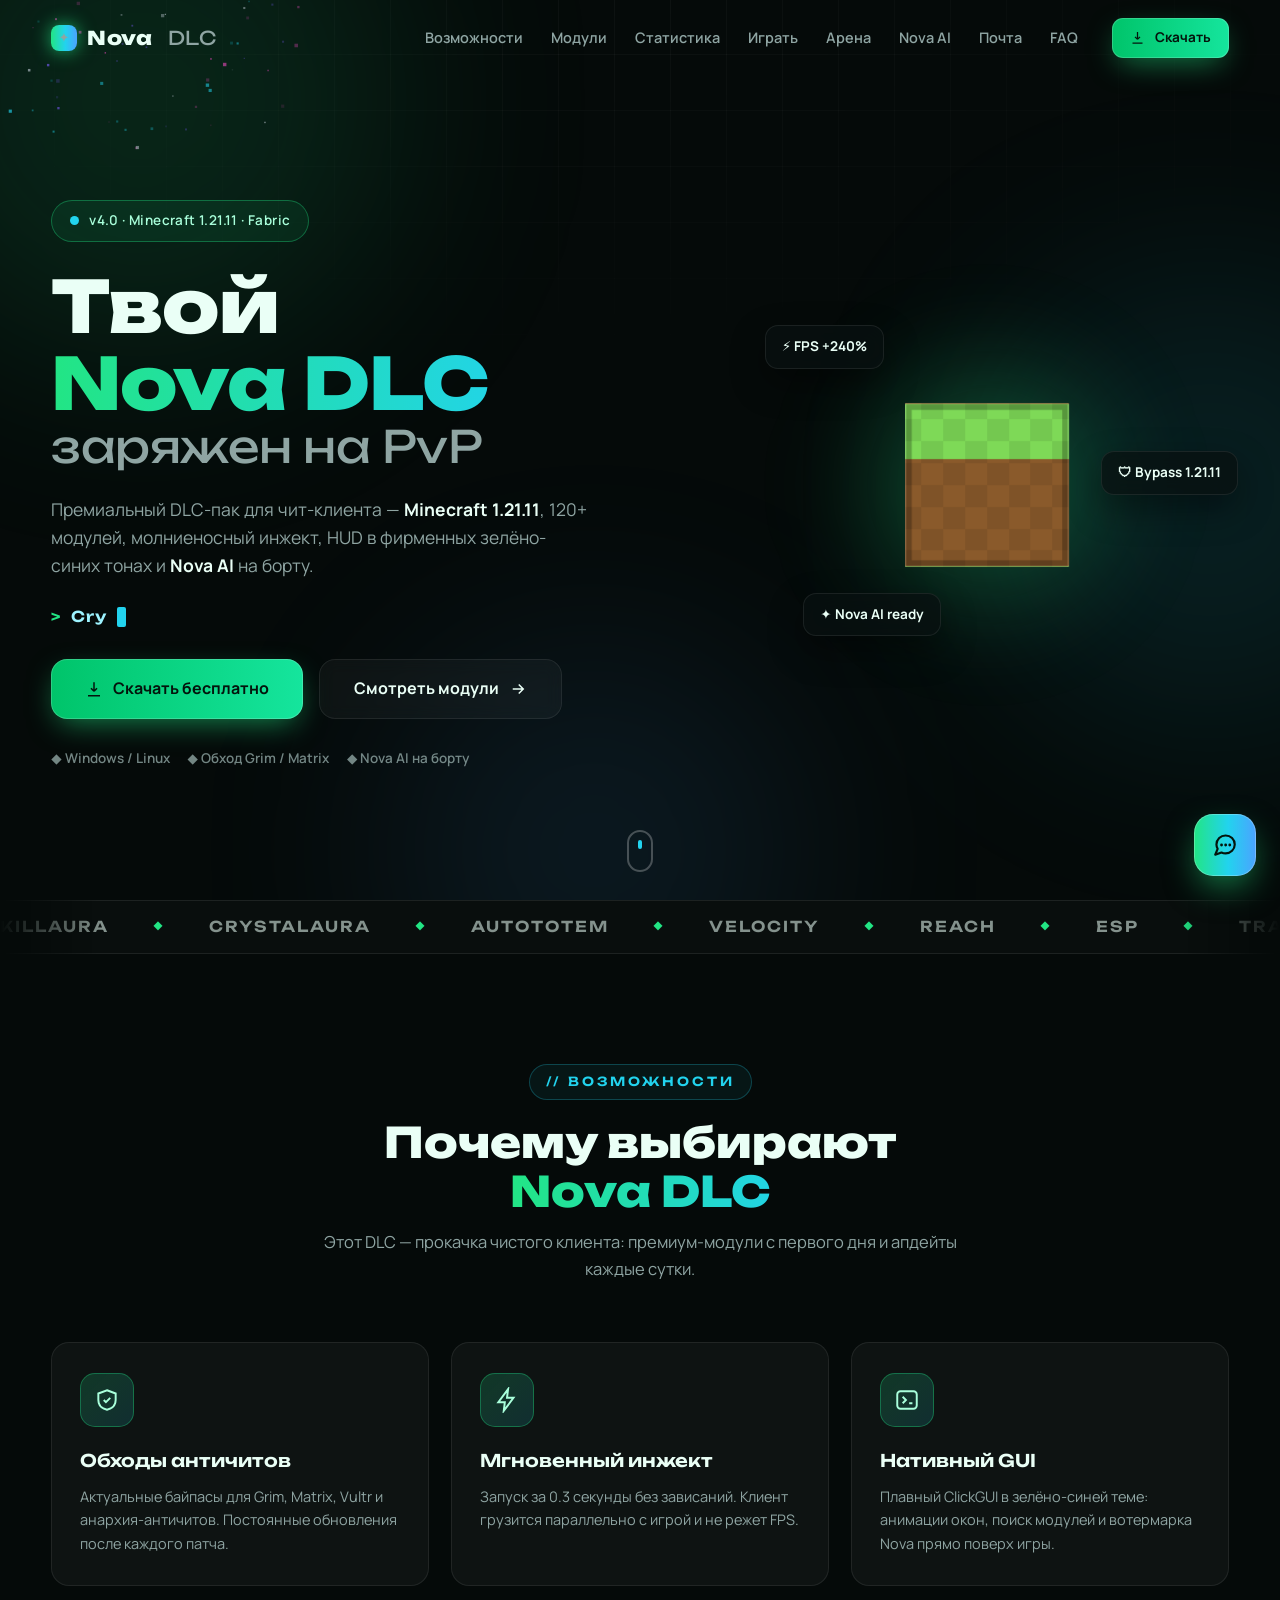
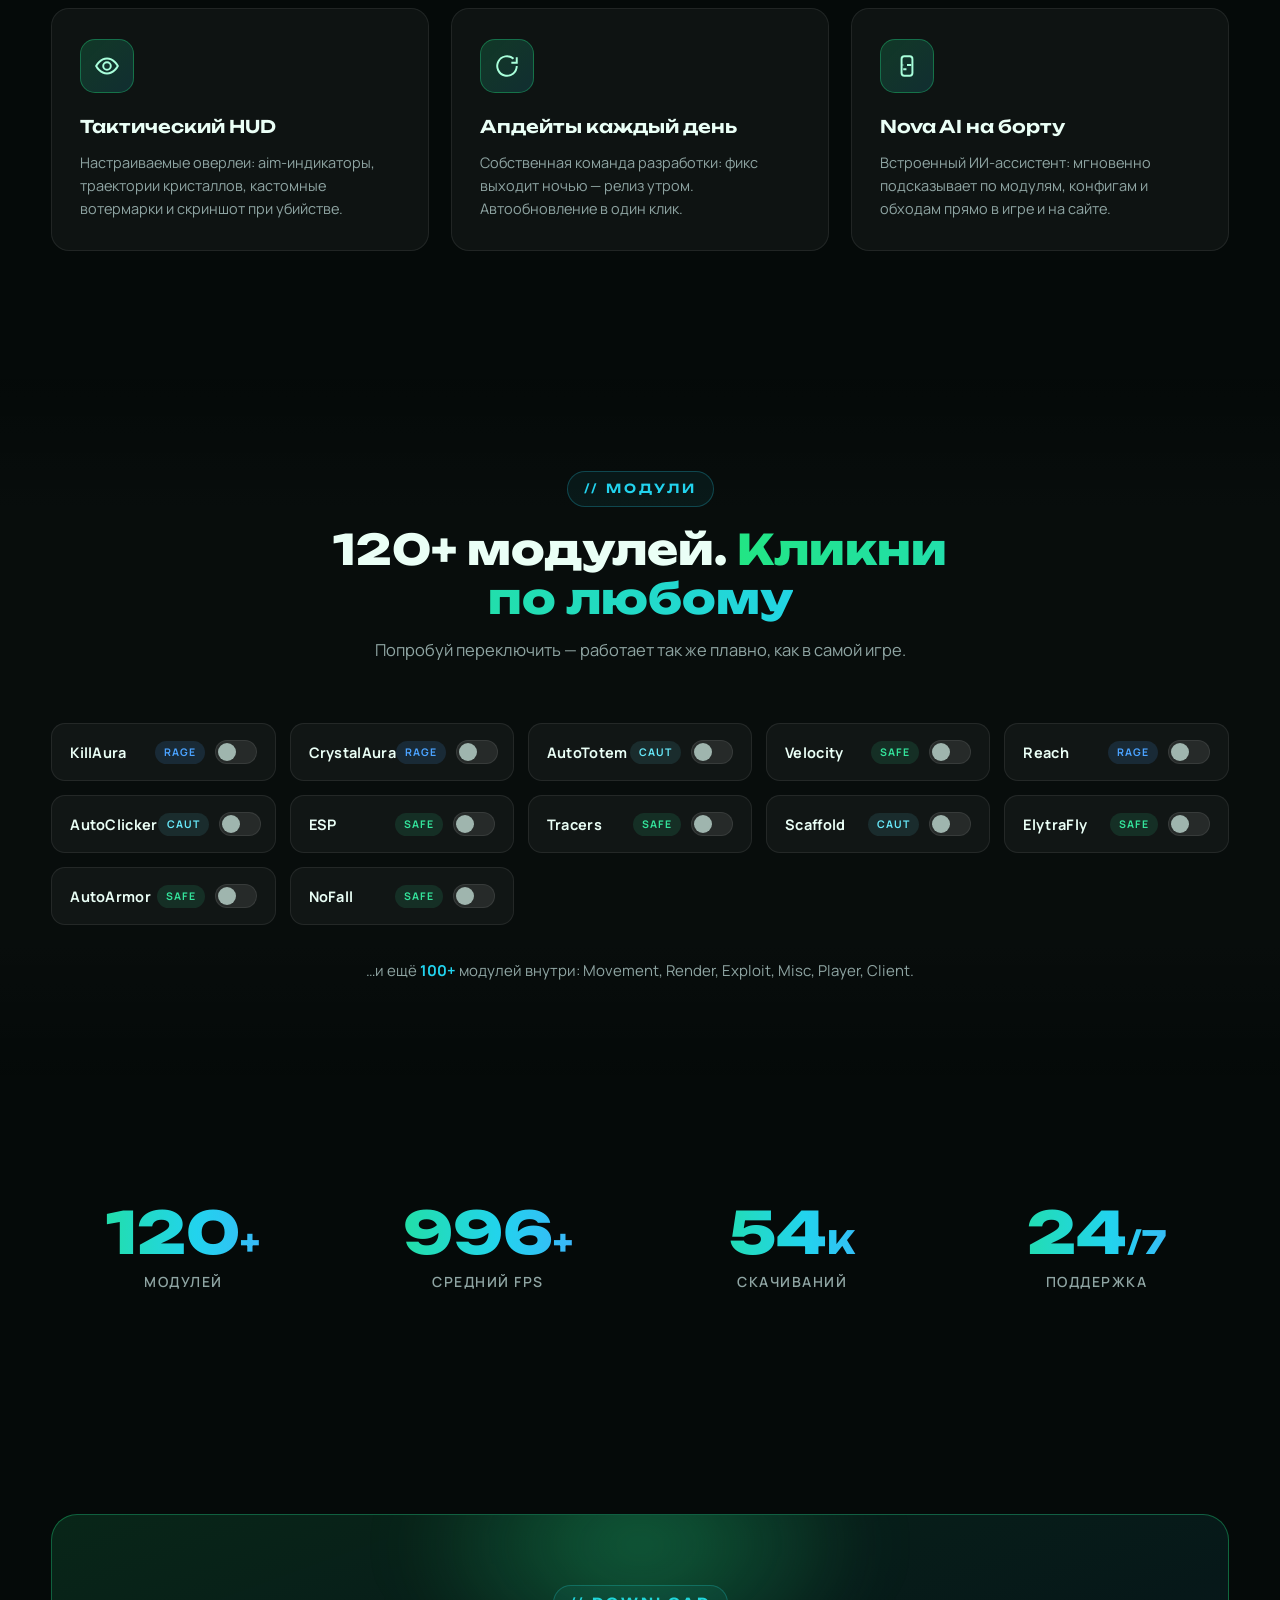
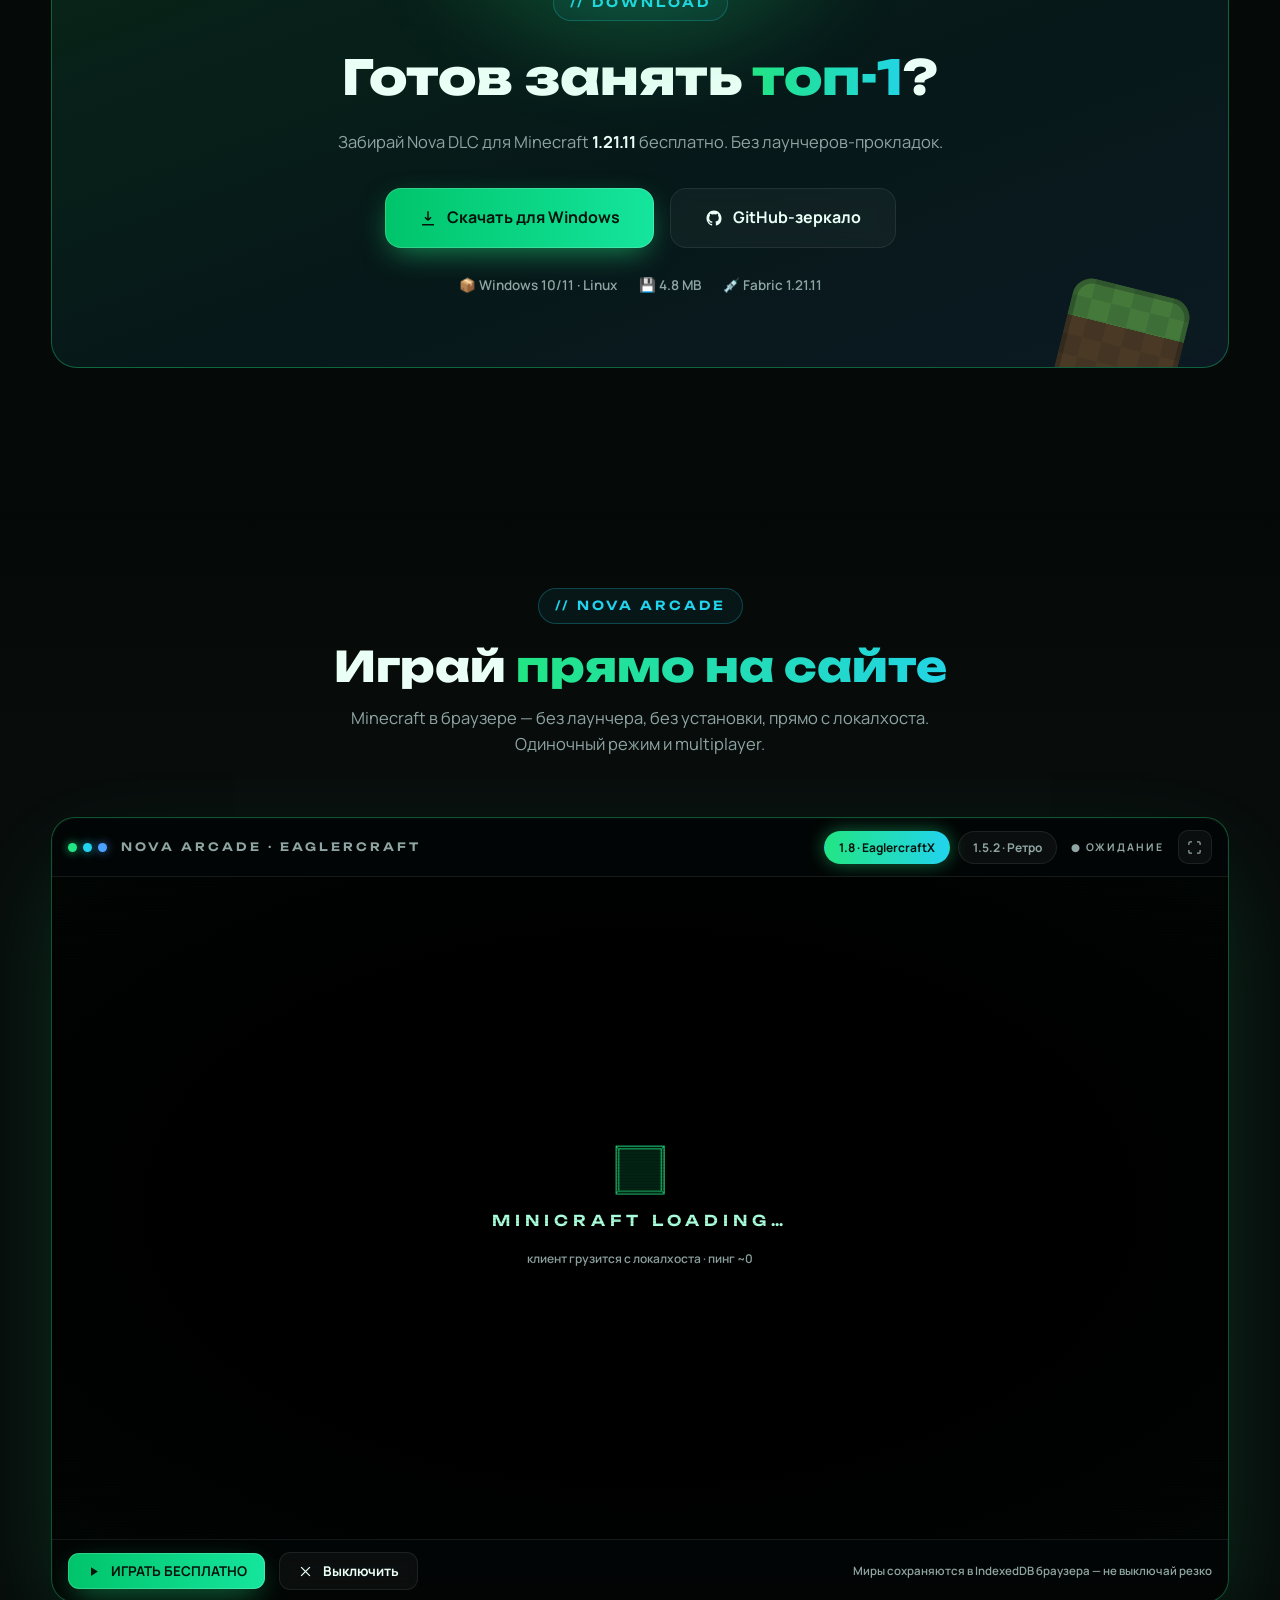
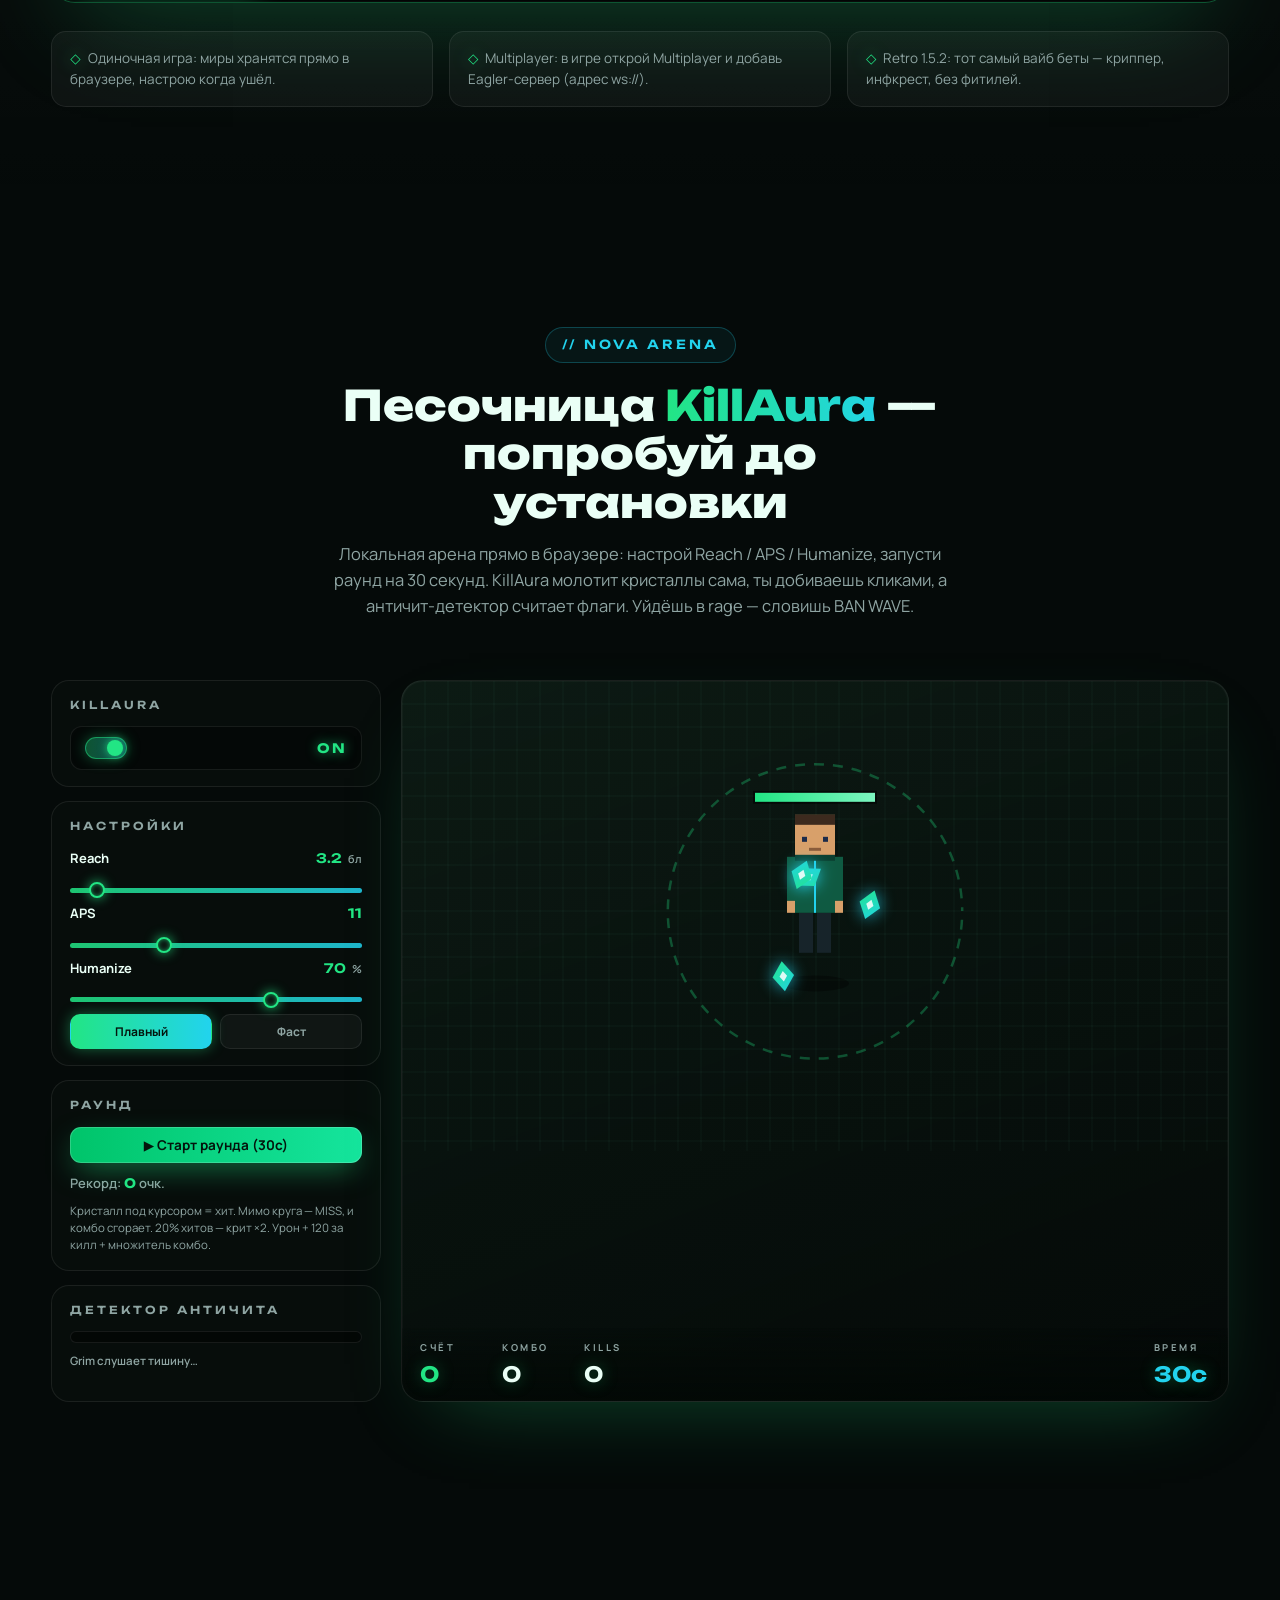
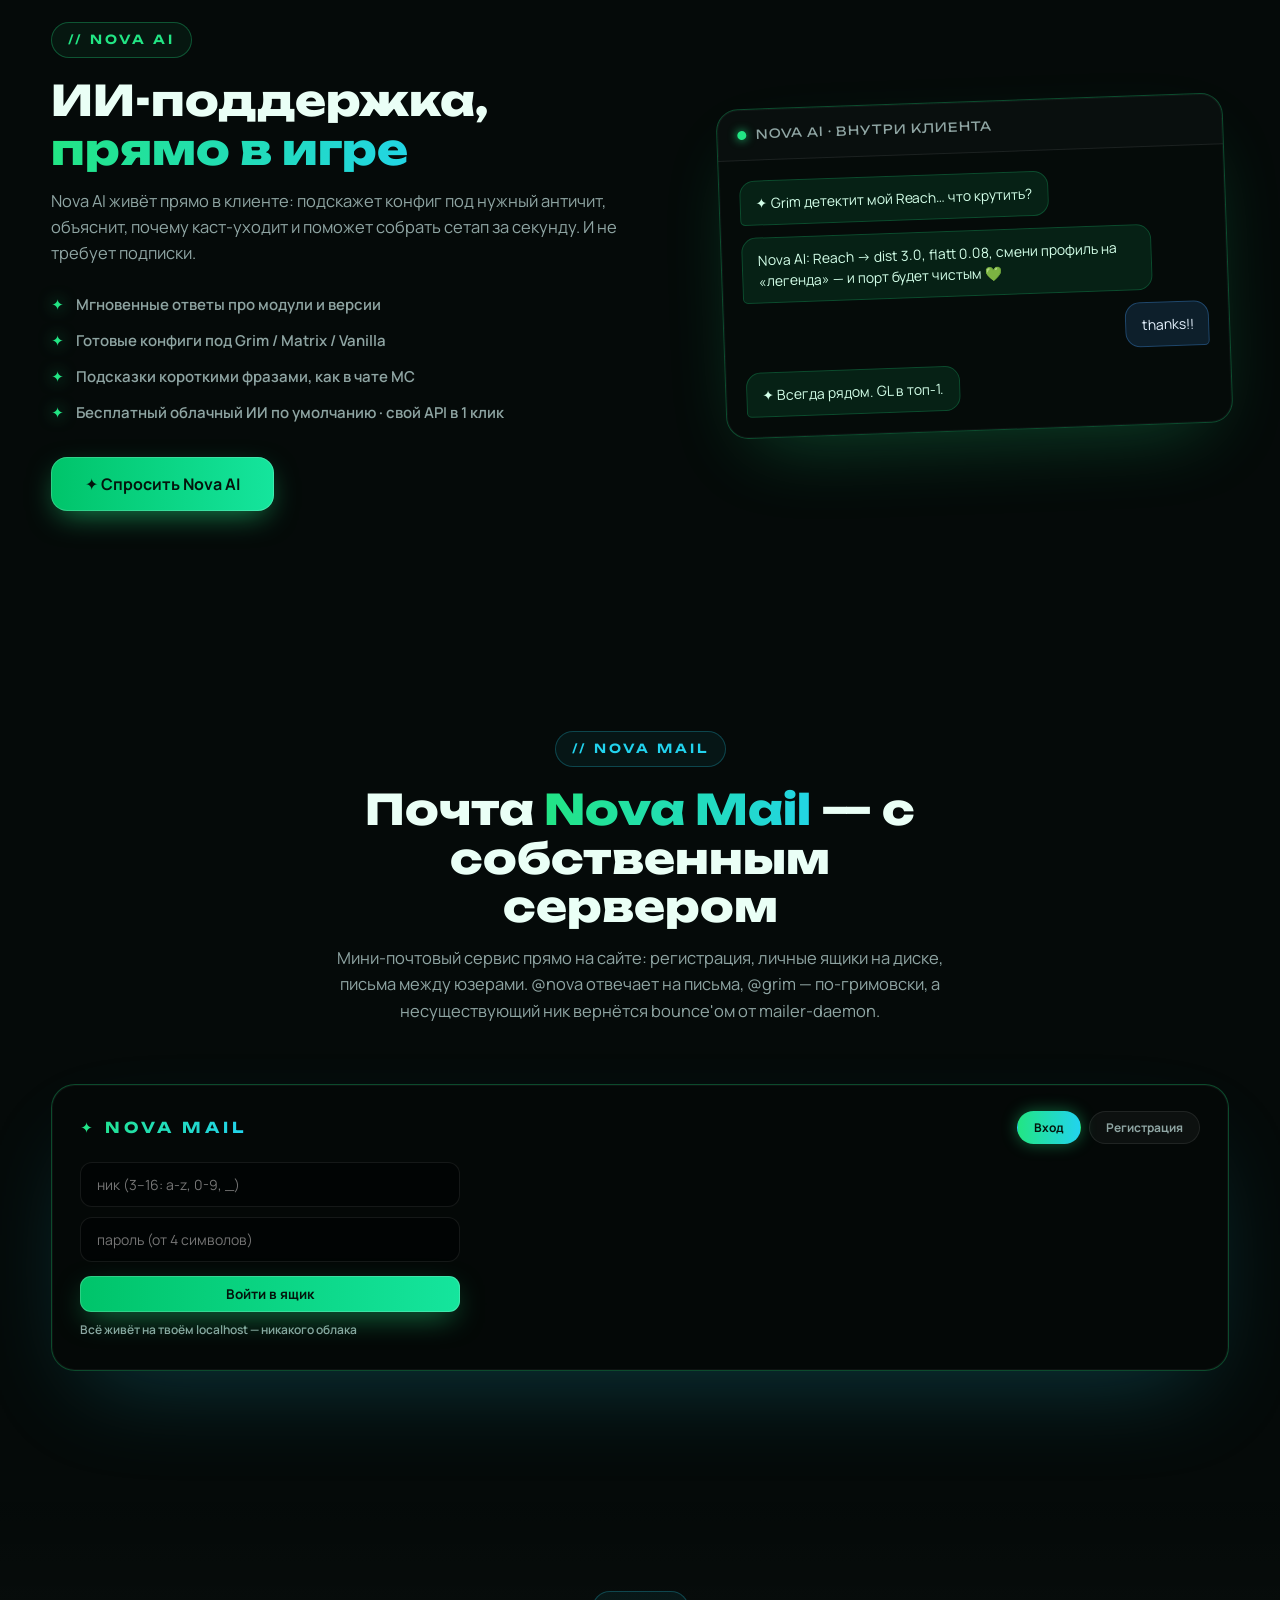
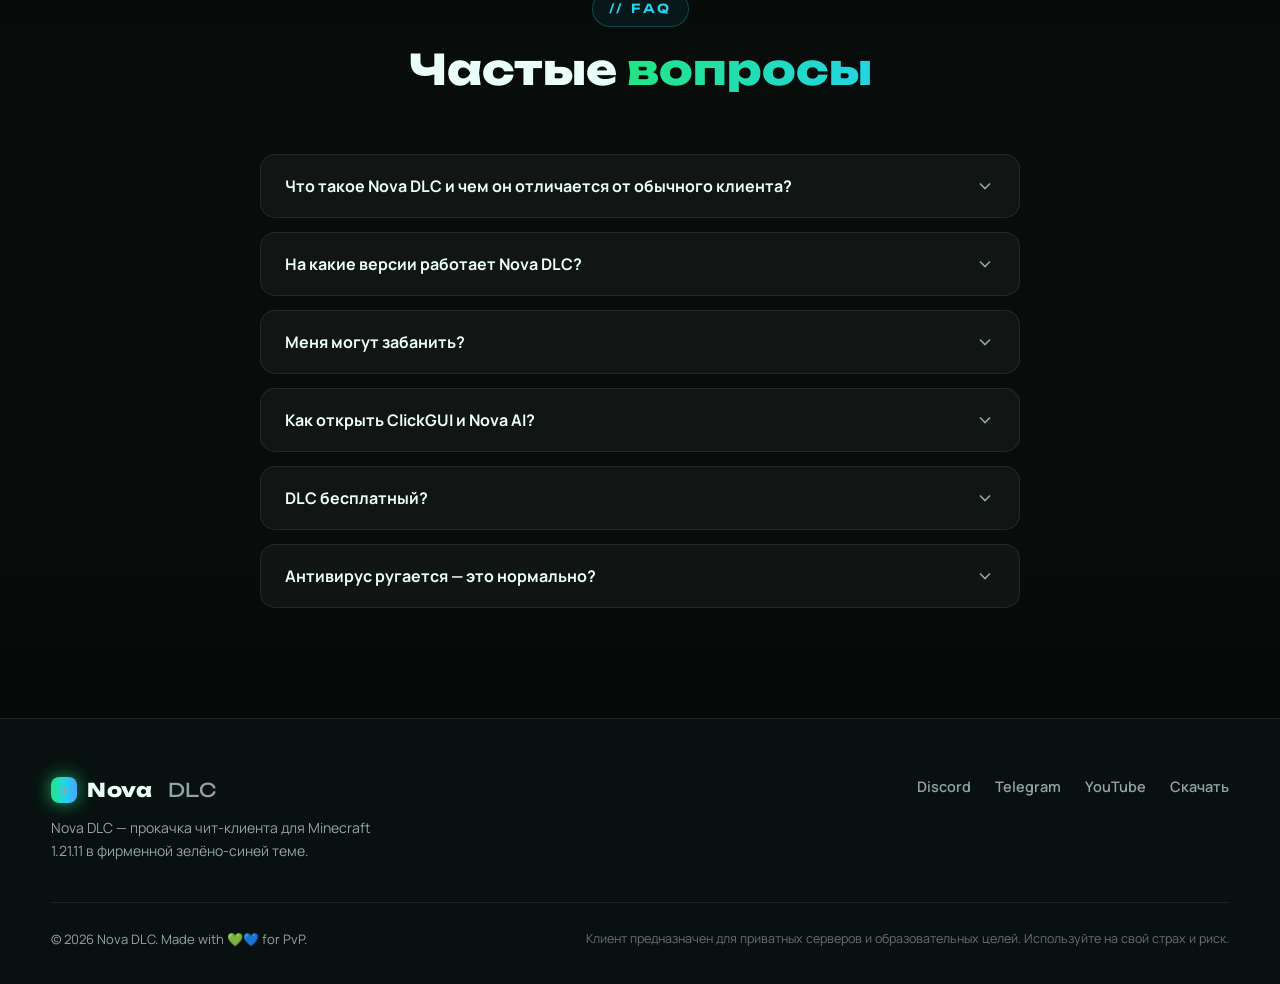
<file: index.html>
<!DOCTYPE html>
<html lang="ru">
<head>
<meta charset="UTF-8">
<meta name="viewport" content="width=device-width, initial-scale=1.0">
<title>Nova DLC — чит-клиент для Minecraft 1.21.11</title>
<meta name="description" content="Nova DLC — премиальный DLC-клиент для Minecraft 1.21.11. 120+ модулей, зелёно-синий HUD, ИИ-поддержка на борту и обходы актуальных античитов.">
<link rel="icon" href="data:image/svg+xml,<svg xmlns='http://www.w3.org/2000/svg' viewBox='0 0 100 100'><defs><linearGradient id='g' x1='0' y1='0' x2='1' y2='1'><stop offset='0' stop-color='%2322e584'/><stop offset='1' stop-color='%2322d3ee'/></linearGradient></defs><rect width='100' height='100' rx='22' fill='url(%23g)'/><text x='50' y='68' font-size='50' text-anchor='middle' fill='%2304140c' font-family='monospace' font-weight='bold'>N</text></svg>">
<link rel="preconnect" href="https://fonts.googleapis.com">
<link rel="preconnect" href="https://fonts.gstatic.com" crossorigin>
<link href="https://fonts.googleapis.com/css2?family=Unbounded:wght@400;600;800&family=Manrope:wght@400;500;600;700&display=swap" rel="stylesheet">
<link rel="stylesheet" href="style.css">
</head>
<body>

<!-- ===== Preloader ===== -->
<div class="preloader" id="preloader">
  <div class="preloader-logo">
    <div class="pre-cube"><span></span><span></span><span></span></div>
    <div class="preloader-title">Nova DLC</div>
    <div class="preloader-bar"><i></i></div>
  </div>
</div>

<!-- ===== Glow blobs background ===== -->
<div class="bg-fx" aria-hidden="true">
  <div class="blob blob-1"></div>
  <div class="blob blob-2"></div>
  <div class="blob blob-3"></div>
  <div class="grid-overlay"></div>
</div>

<!-- ===== Nav ===== -->
<header class="nav" id="nav">
  <div class="container nav-inner">
    <a href="#" class="logo">
      <span class="logo-mark">✦</span>
      Nova<span>&nbsp;DLC</span>
    </a>
    <nav class="nav-links">
      <a href="#features">Возможности</a>
      <a href="#modules">Модули</a>
      <a href="#stats">Статистика</a>
      <a href="#play">Играть</a>
      <a href="#arena">Арена</a>
      <a href="#ai">Nova AI</a>
      <a href="#mail">Почта</a>
      <a href="#faq">FAQ</a>
    </nav>
    <a href="#download" class="btn btn-sm btn-primary nav-download">
      <svg viewBox="0 0 24 24" fill="none" stroke="currentColor" stroke-width="2"><path d="M12 3v12m0 0l-4-4m4 4l4-4M4 21h16"/></svg>
      Скачать
    </a>
    <button class="burger" id="burger" aria-label="Меню"><span></span><span></span><span></span></button>
  </div>
</header>

<div class="mobile-menu" id="mobileMenu">
  <a href="#features">Возможности</a>
  <a href="#modules">Модули</a>
  <a href="#stats">Статистика</a>
  <a href="#play">Играть</a>
  <a href="#arena">Арена</a>
  <a href="#ai">Nova AI</a>
  <a href="#mail">Почта</a>
  <a href="#faq">FAQ</a>
  <a href="#download" class="btn btn-primary">Скачать бесплатно</a>
</div>

<!-- ===== Hero ===== -->
<section class="hero">
  <canvas id="particles"></canvas>
  <div class="container hero-inner">
    <div class="hero-left">
      <div class="hero-badge reveal">
        <span class="pulse-dot"></span>
        v4.0 · Minecraft 1.21.11 · Fabric
      </div>
      <h1 class="hero-title reveal">
        <span class="line">Твой</span>
        <span class="line"><span class="grad-text">Nova DLC</span></span>
        <span class="line">заряжен на PvP</span>
      </h1>
      <p class="hero-sub reveal">
        Премиальный DLC-пак для чит-клиента — <b>Minecraft 1.21.11</b>, 120+ модулей,
        молниеносный инжект, HUD в фирменных зелёно-синих тонах и <b>Nova AI</b> на борту.
      </p>
      <div class="hero-typing reveal">
        <span class="chevron">&gt;</span><span id="typed"></span><span class="caret"></span>
      </div>
      <div class="hero-cta reveal">
        <a href="#download" class="btn btn-primary btn-lg">
          <svg viewBox="0 0 24 24" fill="none" stroke="currentColor" stroke-width="2"><path d="M12 3v12m0 0l-4-4m4 4l4-4M4 21h16"/></svg>
          Скачать бесплатно
        </a>
        <a href="#modules" class="btn btn-ghost btn-lg">Смотреть модули
          <svg viewBox="0 0 24 24" fill="none" stroke="currentColor" stroke-width="2"><path d="M5 12h14m-6-6l6 6-6 6"/></svg>
        </a>
      </div>
      <div class="hero-meta reveal">
        <span>◆ Windows / Linux</span><span>◆ Обход Grim / Matrix</span><span>◆ Nova AI на борту</span>
      </div>
    </div>

    <div class="hero-right">
      <div class="cube-glow"></div>
      <div class="cube-scene reveal">
        <div class="cube">
          <div class="face face-front"></div>
          <div class="face face-back"></div>
          <div class="face face-left"></div>
          <div class="face face-right"></div>
          <div class="face face-top"></div>
          <div class="face face-bottom"></div>
        </div>
      </div>
      <div class="float-chip chip-1">⚡ FPS +240%</div>
      <div class="float-chip chip-2">🛡 Bypass 1.21.11</div>
      <div class="float-chip chip-3">✦ Nova AI ready</div>
    </div>
  </div>
  <a href="#marquee" class="scroll-hint" aria-label="Прокрутить вниз"><span></span></a>
</section>

<!-- ===== Marquee ===== -->
<div class="marquee-wrap" id="marquee">
  <div class="marquee">
    <div class="marquee-track" id="track1"></div>
    <div class="marquee-track" id="track2"></div>
  </div>
</div>

<!-- ===== Features ===== -->
<section class="section" id="features">
  <div class="container">
    <div class="section-head reveal">
      <span class="section-tag">// возможности</span>
      <h2>Почему выбирают <span class="grad-text">Nova DLC</span></h2>
      <p>Этот DLC — прокачка чистого клиента: премиум-модули с первого дня и апдейты каждые сутки.</p>
    </div>
    <div class="features-grid">
      <div class="feature-card reveal tilt">
        <div class="icon-tile">
          <svg viewBox="0 0 24 24" fill="none" stroke="currentColor" stroke-width="1.8"><path d="M12 3l8 3v6c0 5-3.5 8-8 9-4.5-1-8-4-8-9V6l8-3z"/><path d="M9 12l2 2 4-4"/></svg>
        </div>
        <h3>Обходы античитов</h3>
        <p>Актуальные байпасы для Grim, Matrix, Vultr и анархия-античитов. Постоянные обновления после каждого патча.</p>
      </div>
      <div class="feature-card reveal tilt">
        <div class="icon-tile">
          <svg viewBox="0 0 24 24" fill="none" stroke="currentColor" stroke-width="1.8"><path d="M13 2L4 14h6l-1 8 9-12h-6l1-8z"/></svg>
        </div>
        <h3>Мгновенный инжект</h3>
        <p>Запуск за 0.3 секунды без зависаний. Клиент грузится параллельно с игрой и не режет FPS.</p>
      </div>
      <div class="feature-card reveal tilt">
        <div class="icon-tile">
          <svg viewBox="0 0 24 24" fill="none" stroke="currentColor" stroke-width="1.8"><rect x="3" y="4" width="18" height="16" rx="3"/><path d="M8 9l3 3-3 3M14 15h3"/></svg>
        </div>
        <h3>Нативный GUI</h3>
        <p>Плавный ClickGUI в зелёно-синей теме: анимации окон, поиск модулей и вотермарка Nova прямо поверх игры.</p>
      </div>
      <div class="feature-card reveal tilt">
        <div class="icon-tile">
          <svg viewBox="0 0 24 24" fill="none" stroke="currentColor" stroke-width="1.8"><circle cx="12" cy="12" r="3.5"/><path d="M2 12s3.5-7 10-7 10 7 10 7-3.5 7-10 7S2 12 2 12z"/></svg>
        </div>
        <h3>Тактический HUD</h3>
        <p>Настраиваемые оверлеи: aim-индикаторы, траектории кристаллов, кастомные вотермарки и скриншот при убийстве.</p>
      </div>
      <div class="feature-card reveal tilt">
        <div class="icon-tile">
          <svg viewBox="0 0 24 24" fill="none" stroke="currentColor" stroke-width="1.8"><path d="M21 12a9 9 0 11-3-6.7M21 4v5h-5"/></svg>
        </div>
        <h3>Апдейты каждый день</h3>
        <p>Собственная команда разработки: фикс выходит ночью — релиз утром. Автообновление в один клик.</p>
      </div>
      <div class="feature-card reveal tilt">
        <div class="icon-tile">
          <svg viewBox="0 0 24 24" fill="none" stroke="currentColor" stroke-width="1.8"><rect x="7" y="3" width="10" height="18" rx="2.5"/><path d="M12 7.5h.01M12 11h4M8 11h.5M12 15h.01M8.5 15h3"/></svg>
        </div>
        <h3>Nova AI на борту</h3>
        <p>Встроенный ИИ-ассистент: мгновенно подсказывает по модулям, конфигам и обходам прямо в игре и на сайте.</p>
      </div>
    </div>
  </div>
</section>

<!-- ===== Modules ===== -->
<section class="section section-alt" id="modules">
  <div class="container">
    <div class="section-head reveal">
      <span class="section-tag">// модули</span>
      <h2>120+ модулей. <span class="grad-text">Кликни по любому</span></h2>
      <p>Попробуй переключить — работает так же плавно, как в самой игре.</p>
    </div>
    <div class="modules-grid" id="modulesGrid"></div>
    <div class="modules-note reveal">
      <p>…и ещё <b>100+</b> модулей внутри: Movement, Render, Exploit, Misc, Player, Client.</p>
    </div>
  </div>
</section>

<!-- ===== Stats ===== -->
<section class="section" id="stats">
  <div class="container">
    <div class="stats-row">
      <div class="stat-item reveal">
        <div class="stat-value"><span class="counter" data-target="120">0</span><i>+</i></div>
        <div class="stat-label">модулей</div>
      </div>
      <div class="stat-item reveal">
        <div class="stat-value"><span class="counter" data-target="997">0</span><i>+</i></div>
        <div class="stat-label">средний FPS</div>
      </div>
      <div class="stat-item reveal">
        <div class="stat-value"><span class="counter" data-target="54">0</span><i>K</i></div>
        <div class="stat-label">скачиваний</div>
      </div>
      <div class="stat-item reveal">
        <div class="stat-value"><span class="counter" data-target="24">0</span><i>/7</i></div>
        <div class="stat-label">поддержка</div>
      </div>
    </div>
  </div>
</section>

<!-- ===== Download ===== -->
<section class="section" id="download">
  <div class="container">
    <div class="download-card reveal">
      <div class="dl-glow"></div>
      <div class="dl-mark"></div>
      <span class="section-tag">// download</span>
      <h2>Готов занять <span class="grad-text">топ-1</span>?</h2>
      <p>Забирай Nova DLC для Minecraft <b>1.21.11</b> бесплатно. Без лаунчеров-прокладок.</p>
      <div class="dl-buttons">
        <a href="#" class="btn btn-primary btn-lg" onclick="notify('Вставь сюда прямую ссылку на .zip с билдом Nova DLC 😉'); return false;">
          <svg viewBox="0 0 24 24" fill="none" stroke="currentColor" stroke-width="2"><path d="M12 3v12m0 0l-4-4m4 4l4-4M4 21h16"/></svg>
          Скачать для Windows
        </a>
        <a href="#" class="btn btn-ghost btn-lg" onclick="notify('GitHub-зеркало появится здесь.'); return false;">
          <svg viewBox="0 0 24 24" fill="currentColor"><path d="M12 2C6.48 2 2 6.58 2 12.25c0 4.53 2.87 8.37 6.84 9.73.5.1.68-.22.68-.48v-1.7c-2.78.62-3.37-1.37-3.37-1.37-.45-1.18-1.11-1.5-1.11-1.5-.9-.64.07-.62.07-.62 1 .07 1.53 1.06 1.53 1.06.89 1.56 2.34 1.11 2.9.85.1-.66.35-1.11.63-1.37-2.22-.26-4.56-1.14-4.56-5.06 0-1.12.39-2.03 1.03-2.75-.1-.26-.45-1.3.1-2.71 0 0 .84-.28 2.75 1.05a9.3 9.3 0 015 0c1.9-1.33 2.74-1.05 2.74-1.05.55 1.41.2 2.45.1 2.71.64.72 1.03 1.63 1.03 2.75 0 3.93-2.34 4.8-4.57 5.05.36.32.68.94.68 1.9v2.82c0 .27.18.58.69.48A10.02 10.02 0 0022 12.25C22 6.58 17.52 2 12 2z"/></svg>
          GitHub-зеркало
        </a>
      </div>
      <div class="dl-meta">
        <span>📦 Windows 10/11 · Linux</span>
        <span>💾 4.8 MB</span>
        <span>💉 Fabric 1.21.11</span>
      </div>
    </div>
  </div>
</section>

<!-- ===== Nova Arcade ===== -->
<section class="section section-alt" id="play">
  <div class="container">
    <div class="section-head reveal">
      <span class="section-tag">// nova arcade</span>
      <h2>Играй <span class="grad-text">прямо на сайте</span></h2>
      <p>Minecraft в браузере — без лаунчера, без установки, прямо с локалхоста. Одиночный режим и multiplayer.</p>
    </div>

    <div class="arcade-card reveal">
      <div class="arcade-bar">
        <div class="arcade-leds"><span></span><span></span><span></span></div>
        <div class="arcade-title">NOVA ARCADE · EAGLERCRAFT</div>
        <div class="arcade-tabs">
          <button class="arcade-tab active" data-ver="18">1.8 · EaglercraftX</button>
          <button class="arcade-tab" data-ver="152">1.5.2 · Ретро</button>
        </div>
        <div class="arcade-status" id="arcadeStatus">● ОЖИДАНИЕ</div>
        <button class="arcade-fs" id="arcadeFsBtn" title="На весь экран">
          <svg viewBox="0 0 24 24" fill="none" stroke="currentColor" stroke-width="2"><path d="M8 3H5a2 2 0 00-2 2v3m18 0V5a2 2 0 00-2-2h-3m0 18h3a2 2 0 002-2v-3M3 16v3a2 2 0 002 2h3"/></svg>
        </button>
      </div>
      <div class="arcade-screen" id="arcadeScreen">
        <div class="arcade-scan" aria-hidden="true"></div>
        <div class="arcade-loader" id="arcadeLoader">
          <div class="loader-creativity">
            <div class="l-cube"><span></span><span></span><span></span><span></span></div>
          </div>
          <div class="loader-text">MINICRAFT LOADING…</div>
          <div class="loader-sub">клиент грузится с локалхоста · пинг ~0</div>
        </div>
        <iframe class="arcade-frame" id="arcadeFrame" title="Minecraft в браузере" allow="fullscreen; pointer-lock"></iframe>
      </div>
      <div class="arcade-bar arcade-bar-bottom">
        <button class="btn btn-primary btn-sm arcade-play" id="arcadePlayBtn">
          <svg viewBox="0 0 24 24" fill="currentColor"><path d="M8 5v14l11-7z"/></svg>
          ИГРАТЬ БЕСПЛАТНО
        </button>
        <button class="btn btn-ghost btn-sm" id="arcadeStopBtn">
          <svg viewBox="0 0 24 24" fill="none" stroke="currentColor" stroke-width="2"><path d="M5 5l14 14M19 5L5 19"/></svg>
          Выключить
        </button>
        <span class="arcade-hint">Миры сохраняются в IndexedDB браузера — не выключай резко</span>
      </div>
    </div>

    <div class="arcade-notes">
      <div class="arcade-note reveal"><b>◇</b> Одиночная игра: миры хранятся прямо в браузере, настрою когда ушёл.</div>
      <div class="arcade-note reveal"><b>◇</b> Multiplayer: в игре открой Multiplayer и добавь Eagler-сервер (адрес ws://).</div>
      <div class="arcade-note reveal"><b>◇</b> Retro 1.5.2: тот самый вайб беты — криппер, инфкрест, без фитилей.</div>
    </div>
  </div>
</section>

<!-- ===== Nova Arena: KillAura sandbox ===== -->
<section class="section" id="arena">
  <div class="container">
    <div class="section-head reveal">
      <span class="section-tag">// nova arena</span>
      <h2>Песочница <span class="grad-text">KillAura</span> — попробуй до установки</h2>
      <p>Локальная арена прямо в браузере: настрой Reach / APS / Humanize, запусти раунд на 30 секунд.
        KillAura молотит кристаллы сама, ты добиваешь кликами, а античит-детектор считает флаги.
        Уйдёшь в rage — словишь BAN WAVE.</p>
    </div>

    <div class="arena-grid">
      <aside class="arena-panel reveal">
        <div class="ap-block">
          <div class="ap-title">KillAura</div>
          <div class="ap-switch on" id="arKillSwitch" role="switch" aria-checked="true" tabindex="0">
            <span class="ap-knob"></span>
            <span class="ap-swtext">ON</span>
          </div>
        </div>

        <div class="ap-block">
          <div class="ap-title">Настройки</div>
          <label class="ap-row">Reach <b id="arReachVal">3.2</b><span class="ap-unit">бл</span></label>
          <input type="range" class="ap-range" id="arReach" min="30" max="60" value="32">
          <label class="ap-row">APS <b id="arApsVal">11</b></label>
          <input type="range" class="ap-range" id="arAps" min="6" max="22" value="11">
          <label class="ap-row">Humanize <b id="arHumVal">70</b><span class="ap-unit">%</span></label>
          <input type="range" class="ap-range" id="arHum" min="0" max="100" value="70">
          <div class="ap-seg" id="arSnapSeg">
            <button type="button" class="ap-seg-btn active" data-snap="smooth">Плавный</button>
            <button type="button" class="ap-seg-btn" data-snap="fast">Фаст</button>
          </div>
        </div>

        <div class="ap-block">
          <div class="ap-title">Раунд</div>
          <button class="btn btn-primary btn-sm ap-start" id="arStartBtn">▶ Старт раунда (30с)</button>
          <div class="ap-best">Рекорд: <b id="arBest">0</b> очк.</div>
          <div class="ap-tip">Кристалл под курсором = хит. Мимо круга — MISS, и комбо сгорает.
            20% хитов — крит ×2. Урон + 120 за килл + множитель комбо.</div>
        </div>

        <div class="ap-block">
          <div class="ap-title">Детектор античита</div>
          <div class="ap-meter"><i id="arRiskBar"></i></div>
          <div class="ap-flagline" id="arFlagLine">Grim слушает тишину…</div>
        </div>
      </aside>

      <div class="arena-stage reveal">
        <canvas id="arCanvas"></canvas>

        <div class="arena-stats">
          <div class="as"><span>Счёт</span><b id="arScore">0</b></div>
          <div class="as"><span>Комбо</span><b id="arCombo">0</b></div>
          <div class="as"><span>Kills</span><b id="arKills">0</b></div>
          <div class="as"><span>Время</span><b id="arTime">30с</b></div>
        </div>

        <div class="arena-end hidden" id="arEnd">
          <div class="arena-end-card">
            <div class="ae-title">РАУНД ОКОНЧЕН</div>
            <div class="ae-score" id="arEndScore">0</div>
            <div class="ae-row"><span>Kills</span><b id="arEndKills">0</b></div>
            <div class="ae-row"><span>Макс. комбо</span><b id="arEndCombo">0</b></div>
            <div class="ae-new hidden" id="arEndNew">★ НОВЫЙ РЕКОРД!</div>
            <button class="btn btn-primary btn-sm" id="arAgainBtn">↻ Ещё раз</button>
          </div>
        </div>
      </div>
    </div>
  </div>
</section>

<!-- ===== Nova AI section ===== -->
<section class="section" id="ai">
  <div class="container ai-section">
    <div class="ai-section-left reveal">
      <span class="section-tag">// nova ai</span>
      <h2>ИИ-поддержка, <span class="grad-text">прямо в игре</span></h2>
      <p>
        Nova AI живёт прямо в клиенте: подскажет конфиг под нужный античит, объяснит,
        почему каст-уходит и поможет собрать сетап за секунду. И не требует подписки.
      </p>
      <div class="ai-feature-list">
        <div class="ai-feature"><span>✦</span> Мгновенные ответы про модули и версии</div>
        <div class="ai-feature"><span>✦</span> Готовые конфиги под Grim / Matrix / Vanilla</div>
        <div class="ai-feature"><span>✦</span> Подсказки короткими фразами, как в чате MC</div>
        <div class="ai-feature"><span>✦</span> Бесплатный облачный ИИ по умолчанию · свой API в 1 клик</div>
      </div>
      <button class="btn btn-primary btn-lg" id="aiOpenBtn">
        ✦ Спросить Nova AI
      </button>
    </div>
    <div class="ai-section-right reveal">
      <div class="ai-mock">
        <div class="ai-mock-head"><span class="ai-dot"></span>Nova AI · внутри клиента</div>
        <div class="ai-mock-body">
          <div class="ai-mock-msg bot">✦ Grim детектит мой Reach… что крутить?</div>
          <div class="ai-mock-msg bot">Nova AI: Reach → dist 3.0, flatt 0.08, смени профиль на «легенда» — и порт будет чистым 💚</div>
          <div class="ai-mock-msg user">thanks!!</div>
          <div class="ai-mock-msg bot">✦ Всегда рядом. GL в топ-1.</div>
        </div>
      </div>
    </div>
  </div>
</section>

<!-- ===== Nova Mail ===== -->
<section class="section" id="mail">
  <div class="container">
    <div class="section-head reveal">
      <span class="section-tag">// nova mail</span>
      <h2>Почта <span class="grad-text">Nova Mail</span> — с собственным сервером</h2>
      <p>Мини-почтовый сервис прямо на сайте: регистрация, личные ящики на диске, письма между юзерами.
        @nova отвечает на письма, @grim — по-гримовски, а несуществующий ник вернётся bounce'ом от mailer-daemon.</p>
    </div>

    <div class="mail-card reveal">
      <!-- авторизация / регистрация -->
      <div class="mail-auth" id="mailAuth">
        <div class="ma-head">
          <div class="ma-logo">✦ NOVA MAIL</div>
          <div class="ma-tabs">
            <button type="button" class="ma-tab active" data-auth="login">Вход</button>
            <button type="button" class="ma-tab" data-auth="reg">Регистрация</button>
          </div>
        </div>
        <form class="ma-form" id="mailForm">
          <input class="ma-input" id="mailUser" placeholder="ник (3–16: a-z, 0-9, _)" maxlength="16" autocomplete="username">
          <div class="ma-mail hidden" id="mailRegRow">
            <div class="ma-code-line">
              <input class="ma-input" id="mailEmail" type="email" placeholder="настоящий email — туда придёт код" maxlength="80" autocomplete="email">
              <button class="btn btn-ghost btn-sm ma-code-btn" id="mailCodeBtn" type="button">Получить код</button>
            </div>
            <input class="ma-input" id="mailCode" placeholder="6 цифр из письма" inputmode="numeric" maxlength="6" autocomplete="one-time-code">
          </div>
          <input class="ma-input" id="mailPass" type="password" placeholder="пароль (от 4 символов)" maxlength="64" autocomplete="current-password">
          <button class="btn btn-primary btn-sm ma-go" id="mailGoBtn" type="submit">Войти в ящик</button>
          <div class="ma-msg" id="mailMsg">Всё живёт на твоём localhost — никакого облака</div>
        </form>
      </div>

      <!-- почтовый клиент -->
      <div class="mail-client hidden" id="mailClient">
        <div class="mail-top">
          <div class="mail-logo">✦ NOVA MAIL</div>
          <div class="mail-user" id="mailWho">@user</div>
          <button class="btn btn-ghost btn-sm" id="mailLogout" type="button">Выйти</button>
        </div>
        <div class="mail-cols">
          <div class="mail-list-col">
            <div class="mail-list-bar"><span>Входящие</span><b id="mailUnread">0</b></div>
            <div class="mail-list" id="mailList"></div>
            <button class="btn btn-primary btn-sm mail-compose-btn" id="mailComposeBtn" type="button">✎ Написать</button>
          </div>
          <div class="mail-view" id="mailView">
            <div class="mail-empty">Выбери письмо слева ✦</div>
          </div>
        </div>
      </div>
    </div>
  </div>
</section>

<!-- ===== FAQ ===== -->
<section class="section section-alt" id="faq">
  <div class="container faq-container">
    <div class="section-head reveal">
      <span class="section-tag">// faq</span>
      <h2>Частые <span class="grad-text">вопросы</span></h2>
    </div>
    <div class="faq-list">
      <div class="faq-item reveal">
        <button class="faq-q">
          <span>Что такое Nova DLC и чем он отличается от обычного клиента?</span>
          <svg viewBox="0 0 24 24" fill="none" stroke="currentColor" stroke-width="2"><path d="M6 9l6 6 6-6"/></svg>
        </button>
        <div class="faq-a"><div class="faq-a-inner">Nova DLC — это дополнение-пак поверх чит-клиента: премиум-модули, HUD в зелёно-синей теме, скриншоты при убийстве и встроенный ИИ-ассистент. Ставится одним .zip в папку mods.</div></div>
      </div>
      <div class="faq-item reveal">
        <button class="faq-q">
          <span>На какие версии работает Nova DLC?</span>
          <svg viewBox="0 0 24 24" fill="none" stroke="currentColor" stroke-width="2"><path d="M6 9l6 6 6-6"/></svg>
        </button>
        <div class="faq-a"><div class="faq-a-inner">Основная сборка — Minecraft <b>1.21.11</b> (Fabric). Обновления под новые версии выходят в течение 1–3 дней после релиза Mojang.</div></div>
      </div>
      <div class="faq-item reveal">
        <button class="faq-q">
          <span>Меня могут забанить?</span>
          <svg viewBox="0 0 24 24" fill="none" stroke="currentColor" stroke-width="2"><path d="M6 9l6 6 6-6"/></svg>
        </button>
        <div class="faq-a"><div class="faq-a-inner">Любой чит — это риск. На анархии и приватных серверах используйте смело, а на больших проектах включайте профили «легенды» и модули с пометкой safe.</div></div>
      </div>
      <div class="faq-item reveal">
        <button class="faq-q">
          <span>Как открыть ClickGUI и Nova AI?</span>
          <svg viewBox="0 0 24 24" fill="none" stroke="currentColor" stroke-width="2"><path d="M6 9l6 6 6-6"/></svg>
        </button>
        <div class="faq-a"><div class="faq-a-inner">ClickGUI — <b>RShift</b> (правый Shift), назначение меняется в настройках модуля Gui. Nova AI вызывается клавишей <b>Y</b> или командой <b>.ai</b> в чате.</div></div>
      </div>
      <div class="faq-item reveal">
        <button class="faq-q">
          <span>DLC бесплатный?</span>
          <svg viewBox="0 0 24 24" fill="none" stroke="currentColor" stroke-width="2"><path d="M6 9l6 6 6-6"/></svg>
        </button>
        <div class="faq-a"><div class="faq-a-inner">Да, Nova DLC полностью бесплатен. Никаких ключей активации, подписок и скрытых платежей.</div></div>
      </div>
      <div class="faq-item reveal">
        <button class="faq-q">
          <span>Антивирус ругается — это нормально?</span>
          <svg viewBox="0 0 24 24" fill="none" stroke="currentColor" stroke-width="2"><path d="M6 9l6 6 6-6"/></svg>
        </button>
        <div class="faq-a"><div class="faq-a-inner">Инжектор модифицирует процесс игры, поэтому часть антивирусов может реагировать warning'ом. Добавьте папку клиента в исключения, если доверяете сборке.</div></div>
      </div>
    </div>
  </div>
</section>

<!-- ===== Footer ===== -->
<footer class="footer">
  <div class="container footer-inner">
    <div class="footer-left">
      <a href="#" class="logo"><span class="logo-mark">✦</span>Nova<span>&nbsp;DLC</span></a>
      <p>Nova DLC — прокачка чит-клиента для Minecraft 1.21.11 в фирменной зелёно-синей теме.</p>
    </div>
    <div class="footer-links">
      <a href="#" onclick="notify('Вставь свою ссылку на Discord'); return false;">Discord</a>
      <a href="#" onclick="notify('Вставь свою ссылку на Telegram'); return false;">Telegram</a>
      <a href="#" onclick="notify('Вставь ссылку на YouTube'); return false;">YouTube</a>
      <a href="#download">Скачать</a>
    </div>
  </div>
  <div class="container footer-bottom">
    <p>© 2026 Nova DLC. Made with 💚💙 for PvP.</p>
    <p class="disclaimer">Клиент предназначен для приватных серверов и образовательных целей. Используйте на свой страх и риск.</p>
  </div>
</footer>

<!-- ===== Nova AI floating chat ===== -->
<div class="ai-teaser" id="aiTeaser" role="status">
  <span class="teaser-text">✦ Привет! Я Nova AI — есть вопрос?</span>
  <button class="teaser-close" id="teaserClose" aria-label="Закрыть подсказку">✕</button>
</div>

<button class="ai-fab" id="aiFab" aria-label="Открыть ИИ-поддержку Nova AI">
  <svg viewBox="0 0 24 24" fill="none" stroke="currentColor" stroke-width="2" stroke-linecap="round" stroke-linejoin="round"><path d="M21 11.5a8.4 8.4 0 01-8.4 8.3 8.7 8.7 0 01-3.9-.9L3 21l2.2-5.5a8.2 8.2 0 01-1.1-4A8.4 8.4 0 0112.6 3.2 8.4 8.4 0 0121 11.5z"/><path d="M8.8 12h.01M12.6 12h.01M16.4 12h.01" stroke-width="2.6"/></svg>
</button>

<aside class="ai-panel" id="aiPanel" role="dialog" aria-label="Nova AI — поддержка">
  <div class="ai-head">
    <div class="ai-ava">✦</div>
    <div class="ai-head-info">
      <div class="ai-name">Nova AI</div>
      <div class="ai-status"><span class="ai-dot"></span>онлайн · отвечает за секунды</div>
    </div>
    <button class="ai-min" id="aiSettingsBtn" aria-label="Настройки ИИ" title="Настройки ИИ (свой API)">
      <svg viewBox="0 0 24 24" fill="none" stroke="currentColor" stroke-width="1.8"><circle cx="12" cy="12" r="3"/><path d="M19.4 15a1.7 1.7 0 00.34 1.87l.06.06a2 2 0 11-2.83 2.83l-.06-.06a1.7 1.7 0 00-1.87-.34 1.7 1.7 0 00-1.03 1.56V21a2 2 0 11-4 0v-.09a1.7 1.7 0 00-1.11-1.56 1.7 1.7 0 00-1.87.34l-.06.06a2 2 0 11-2.83-2.83l.06-.06a1.7 1.7 0 00.34-1.87 1.7 1.7 0 00-1.56-1.03H3a2 2 0 110-4h.09a1.7 1.7 0 001.56-1.11 1.7 1.7 0 00-.34-1.87l-.06-.06a2 2 0 112.83-2.83l.06.06a1.7 1.7 0 001.87.34h.01a1.7 1.7 0 001.03-1.56V3a2 2 0 114 0v.09a1.7 1.7 0 001.03 1.56 1.7 1.7 0 001.87-.34l.06-.06a2 2 0 112.83 2.83l-.06.06a1.7 1.7 0 00-.34 1.87v.01a1.7 1.7 0 001.56 1.03H21a2 2 0 110 4h-.09a1.7 1.7 0 00-1.56 1.03z"/></svg>
    </button>
    <button class="ai-min" id="aiClose" aria-label="Свернуть чат">
      <svg viewBox="0 0 24 24" fill="none" stroke="currentColor" stroke-width="2"><path d="M6 6l12 12M18 6L6 18"/></svg>
    </button>
  </div>
  <div class="ai-settings" id="aiSettings">
    <label>Endpoint (OpenAI-совместимый)</label>
    <input class="ai-input" id="setUrl" placeholder="Пусто = бесплатный Pollinations.ai">
    <label>API-ключ (если нужен)</label>
    <input class="ai-input" id="setKey" type="password" placeholder="sk-… (для локальных не нужен)">
    <label>Модель</label>
    <input class="ai-input" id="setModel" placeholder="llama3.1 / qwen2.5:7b / …">
    <small>Свой бесплатный вариант — локальная Ollama: запусти <b>ollama serve</b> и укажи
      <b>http://localhost:11434/v1/chat/completions</b>, модель <b>llama3.1</b>.
      Если Ollama ругается на CORS — запусти с переменной <b>OLLAMA_ORIGINS=*</b>.
      Ключ хранится только в браузере (localStorage) и не уходит никуда, кроме твоего endpoint.</small>
    <div class="ai-set-row">
      <button class="ai-save" id="setSave" type="button">Сохранить</button>
      <button class="ai-reset" id="setReset" type="button">Сбросить</button>
    </div>
  </div>
  <div class="ai-msgs" id="aiMsgs"></div>
  <div class="ai-chips" id="aiChips"></div>
  <form class="ai-input-row" id="aiForm">
    <input class="ai-input" id="aiInput" type="text" placeholder="Спроси Nova AI…" autocomplete="off">
    <button class="ai-send" type="submit" aria-label="Отправить">
      <svg viewBox="0 0 24 24" fill="none" stroke="currentColor" stroke-width="2" stroke-linecap="round" stroke-linejoin="round"><path d="M22 2L11 13M22 2l-7 20-4-9-9-4 20-7z"/></svg>
    </button>
  </form>
</aside>

<div class="toast" id="toast"></div>

<script src="script.js"></script>
<script src="chat.js"></script>
<script src="arena.js"></script>
<script src="mail.js"></script>
</body>
</html>
</file>
<file: style.css>
/* ================= RESET & TOKENS ================= */
*,
*::before,
*::after { margin: 0; padding: 0; box-sizing: border-box; }

:root {
  --bg: #050a09;
  --bg-2: #081110;
  --panel: rgba(255, 255, 255, 0.04);
  --panel-border: rgba(255, 255, 255, 0.08);
  --text: #eafff6;
  --muted: #8fa5a3;
  --green: #22e584;
  --cyan: #22d3ee;
  --blue: #4ba3ff;
  --grad: linear-gradient(90deg, var(--green), var(--cyan) 55%, var(--blue));
  --radius: 18px;
  --font-display: "Unbounded", system-ui, sans-serif;
  --font-body: "Manrope", system-ui, sans-serif;
}

html { scroll-behavior: smooth; scroll-padding-top: 90px; }
body {
  font-family: var(--font-body);
  background: var(--bg);
  color: var(--text);
  overflow-x: hidden;
  line-height: 1.6;
}

::selection { background: rgba(34, 229, 132, 0.4); color: #fff; }

::-webkit-scrollbar { width: 10px; }
::-webkit-scrollbar-track { background: var(--bg); }
::-webkit-scrollbar-thumb {
  background: linear-gradient(180deg, var(--green), var(--cyan));
  border-radius: 8px;
}

.container { width: min(1180px, 92%); margin-inline: auto; }

/* ================= BACKGROUND FX ================= */
.bg-fx { position: fixed; inset: 0; z-index: -2; overflow: hidden; }

.blob {
  position: absolute;
  border-radius: 50%;
  filter: blur(110px);
  opacity: 0.5;
  animation: blobMove 18s ease-in-out infinite alternate;
}
.blob-1 { width: 520px; height: 520px; top: -160px; left: -120px; background: rgba(34, 229, 132, 0.26); }
.blob-2 { width: 460px; height: 460px; top: 30%; right: -160px; background: rgba(34, 211, 238, 0.22); animation-delay: -6s; }
.blob-3 { width: 420px; height: 420px; bottom: -160px; left: 30%; background: rgba(75, 163, 255, 0.2); animation-delay: -12s; }

@keyframes blobMove {
  0%   { transform: translate(0, 0) scale(1); }
  50%  { transform: translate(60px, -50px) scale(1.15); }
  100% { transform: translate(-40px, 40px) scale(0.95); }
}

.grid-overlay {
  position: absolute; inset: -2px;
  background-image:
    linear-gradient(rgba(255,255,255,0.035) 1px, transparent 1px),
    linear-gradient(90deg, rgba(255,255,255,0.035) 1px, transparent 1px);
  background-size: 56px 56px;
  mask-image: radial-gradient(ellipse 90% 60% at 50% 0%, #000 0%, transparent 70%);
}

/* ================= PRELOADER ================= */
.preloader {
  position: fixed; inset: 0; z-index: 999;
  background: var(--bg);
  display: flex; align-items: center; justify-content: center;
  transition: opacity 0.6s ease, visibility 0.6s;
}
.preloader.done { opacity: 0; visibility: hidden; pointer-events: none; }
.preloader-logo { text-align: center; }

.pre-cube { width: 54px; height: 54px; margin: 0 auto 22px; position: relative; }
.pre-cube span {
  position: absolute;
  width: 18px; height: 18px;
  border-radius: 4px;
  background: var(--grad);
  animation: preBounce 0.9s ease-in-out infinite;
}
.pre-cube span:nth-child(1) { left: 0;  animation-delay: 0s; }
.pre-cube span:nth-child(2) { left: 18px; top: -10px; animation-delay: .15s; }
.pre-cube span:nth-child(3) { left: 36px; animation-delay: .3s; }
@keyframes preBounce {
  0%, 100% { transform: translateY(0); }
  50%      { transform: translateY(-14px) rotate(90deg); border-radius: 3px; }
}

.preloader-title {
  font-family: var(--font-display);
  font-weight: 800; letter-spacing: 2px; font-size: 20px;
  background: var(--grad); -webkit-background-clip: text;
  background-clip: text; color: transparent;
}
.preloader-bar {
  width: 200px; height: 3px; border-radius: 99px;
  background: rgba(255,255,255,0.1); margin: 18px auto 0; overflow: hidden;
}
.preloader-bar i {
  display: block; height: 100%; width: 0%;
  background: var(--grad); border-radius: 99px;
  animation: preload 1.4s ease forwards;
}
@keyframes preload { 0% { width: 0; } 40% { width: 62%; } 100% { width: 100%; } }

/* ================= NAV ================= */
.nav {
  position: fixed; top: 0; left: 0; right: 0; z-index: 100;
  padding: 18px 0;
  transition: padding 0.35s ease, background 0.35s ease, box-shadow 0.35s ease, border-color 0.35s ease;
  border-bottom: 1px solid transparent;
}
.nav.scrolled {
  padding: 10px 0;
  background: rgba(5, 10, 9, 0.72);
  backdrop-filter: blur(18px);
  -webkit-backdrop-filter: blur(18px);
  border-bottom: 1px solid var(--panel-border);
}
.nav-inner { display: flex; align-items: center; gap: 34px; }

.logo {
  font-family: var(--font-display);
  font-weight: 800; font-size: 19px; letter-spacing: 0.5px;
  color: var(--text); text-decoration: none;
  display: flex; align-items: center; gap: 10px;
}
.logo span { color: var(--muted); font-weight: 400; }
.logo-mark {
  width: 26px; height: 26px; border-radius: 8px;
  background: var(--grad);
  color: #04140c;
  font-size: 13px; font-weight: 700;
  display: inline-flex; align-items: center; justify-content: center;
  box-shadow: 0 0 18px rgba(34, 229, 132, 0.7);
  animation: markPulse 2.6s ease-in-out infinite;
}
@keyframes markPulse {
  0%, 100% { box-shadow: 0 0 14px rgba(34, 229, 132, 0.6); }
  50%      { box-shadow: 0 0 30px rgba(34, 211, 238, 0.85); }
}

.nav-links { display: flex; gap: 28px; margin-left: auto; }
.nav-links a {
  color: var(--muted); text-decoration: none; font-weight: 600; font-size: 14.5px;
  position: relative; padding: 4px 0;
  transition: color 0.25s;
}
.nav-links a::after {
  content: ""; position: absolute; left: 0; bottom: 0;
  width: 100%; height: 2px; border-radius: 2px;
  background: var(--grad);
  transform: scaleX(0); transform-origin: left;
  transition: transform 0.3s cubic-bezier(0.65, 0, 0.35, 1);
}
.nav-links a:hover { color: var(--text); }
.nav-links a:hover::after { transform: scaleX(1); }

.burger { display: none; }
.mobile-menu { display: none; }

/* ================= BUTTONS ================= */
.btn {
  display: inline-flex; align-items: center; justify-content: center; gap: 10px;
  padding: 13px 26px; border-radius: 14px;
  font-family: var(--font-body); font-weight: 700; font-size: 15px;
  text-decoration: none; cursor: pointer; border: 0;
  transition: transform 0.25s cubic-bezier(0.34, 1.56, 0.64, 1), box-shadow 0.25s, background 0.25s, color 0.25s;
  will-change: transform;
}
.btn svg { width: 18px; height: 18px; }
.btn:hover { transform: translateY(-3px) scale(1.02); }
.btn:active { transform: translateY(0) scale(0.98); }

.btn-primary {
  color: #04140c;
  background: linear-gradient(90deg, #00c46a, #17e8a2 55%, #00a6ff);
  background-size: 200% 100%;
  box-shadow: 0 10px 30px -8px rgba(34, 229, 132, 0.6), inset 0 0 0 1px rgba(255,255,255,0.18);
  animation: btnFlow 6s ease infinite;
}
@keyframes btnFlow {
  0%, 100% { background-position: 0% 50%; }
  50%      { background-position: 100% 50%; }
}
.btn-primary:hover { box-shadow: 0 16px 40px -8px rgba(34, 229, 132, 0.8), inset 0 0 0 1px rgba(255,255,255,0.26); }

.btn-ghost {
  color: var(--text);
  background: var(--panel);
  border: 1px solid var(--panel-border);
  backdrop-filter: blur(8px);
}
.btn-ghost:hover { border-color: rgba(34, 229, 132, 0.55); background: rgba(34, 229, 132, 0.08); }

.btn-lg { padding: 16px 34px; font-size: 16px; border-radius: 16px; }
.btn-sm { padding: 9px 18px; font-size: 13.5px; border-radius: 11px; }
.btn-sm svg { width: 15px; height: 15px; }

/* ================= HERO ================= */
.hero {
  min-height: 100vh;
  display: flex; flex-direction: column; justify-content: center;
  position: relative;
  padding: 150px 0 80px;
}
#particles { position: absolute; inset: 0; z-index: -1; pointer-events: none; }

.hero-inner {
  display: grid; grid-template-columns: 1.15fr 0.85fr;
  gap: 40px; align-items: center;
}

.hero-badge {
  display: inline-flex; align-items: center; gap: 10px;
  padding: 9px 18px; border-radius: 99px;
  background: rgba(34, 229, 132, 0.08);
  border: 1px solid rgba(34, 229, 132, 0.35);
  color: #a9ffdb; font-size: 13.5px; font-weight: 600;
  letter-spacing: 0.4px;
  margin-bottom: 26px;
}
.pulse-dot {
  width: 9px; height: 9px; border-radius: 50%;
  background: var(--cyan);
  box-shadow: 0 0 0 0 rgba(34, 211, 238, 0.7);
  animation: pulse 1.8s infinite;
}
@keyframes pulse {
  70%  { box-shadow: 0 0 0 11px rgba(34, 211, 238, 0); }
  0%, 100% { box-shadow: 0 0 0 0 rgba(34, 211, 238, 0.5); }
}

.hero-title {
  font-family: var(--font-display);
  font-size: clamp(40px, 5.6vw, 74px);
  line-height: 1.08; font-weight: 800;
  margin-bottom: 24px; letter-spacing: -0.5px;
}
.hero-title .line { display: block; overflow: hidden; }
.hero-title .line > * { display: inline-block; }
.hero-title .line:last-child { color: var(--muted); font-size: 0.62em; font-weight: 400; }

.grad-text {
  background: var(--grad);
  -webkit-background-clip: text; background-clip: text; color: transparent;
  animation: gradShift 5s linear infinite;
  background-size: 200% 100%;
}
@keyframes gradShift {
  0%, 100% { background-position: 0% 50%; }
  50%      { background-position: 100% 50%; }
}

.hero-sub {
  color: var(--muted); font-size: 17.5px; max-width: 540px;
  margin-bottom: 26px;
}
.hero-sub b { color: var(--text); }

.hero-typing {
  display: flex; align-items: center; gap: 10px;
  font-family: var(--font-display);
  font-size: 15px; font-weight: 600; color: #9df3ff;
  margin-bottom: 30px; letter-spacing: 1px;
  min-height: 24px;
}
.hero-typing .chevron { color: var(--green); }
.caret {
  width: 9px; height: 20px; background: var(--cyan);
  animation: blink 1s step-start infinite; border-radius: 2px;
}
@keyframes blink { 50% { opacity: 0; } }

.hero-cta { display: flex; gap: 16px; flex-wrap: wrap; margin-bottom: 30px; }

.hero-meta {
  display: flex; gap: 18px; flex-wrap: wrap;
  color: var(--muted); font-size: 13.5px; font-weight: 600;
}
.hero-meta span { opacity: 0.8; }

/* --- 3D cube --- */
.hero-right {
  position: relative;
  display: flex; align-items: center; justify-content: center;
  min-height: 420px;
}
.cube-glow {
  position: absolute; width: 340px; height: 340px; border-radius: 50%;
  background: radial-gradient(circle, rgba(34, 229, 132, 0.35), transparent 70%);
  filter: blur(40px);
  animation: glowBreath 4s ease-in-out infinite;
}
@keyframes glowBreath {
  0%, 100% { transform: scale(0.9); opacity: 0.7; }
  50%      { transform: scale(1.2); opacity: 1; }
}

.cube-scene { perspective: 900px; transform: translateY(0); animation: cubeFloat 5s ease-in-out infinite; }
@keyframes cubeFloat {
  0%, 100% { transform: translateY(-12px); }
  50%      { transform: translateY(12px); }
}

.cube {
  width: 150px; height: 150px;
  position: relative;
  transform-style: preserve-3d;
  animation: cubeSpin 14s linear infinite;
}
@keyframes cubeSpin {
  0%   { transform: rotateX(-24deg) rotateY(0deg); }
  100% { transform: rotateX(-24deg) rotateY(360deg); }
}

.cube .face {
  position: absolute; inset: 0;
  border: 1px solid rgba(255,255,255,0.14);
  image-rendering: pixelated;
  background-position: center;
}
/* pixel grass-block style faces */
.face-front {
  transform: translateZ(75px);
  background:
    conic-gradient(rgba(0,0,0,0.08) 0 25%, transparent 0 50%, rgba(0,0,0,0.08) 0 75%, transparent 0) 0 0/ 40px 40px,
    linear-gradient(#7ed957 0 34%, #8a5a2b 34%);
  box-shadow: inset 0 0 0 5px rgba(0,0,0,0.25);
}
.face-back {
  transform: rotateY(180deg) translateZ(75px);
  background:
    conic-gradient(rgba(0,0,0,0.1) 0 25%, transparent 0 50%, rgba(0,0,0,0.1) 0 75%, transparent 0) 0 0/ 40px 40px,
    linear-gradient(#6fc84a 0 34%, #7a5026 34%);
  box-shadow: inset 0 0 0 5px rgba(0,0,0,0.25);
}
.face-right {
  transform: rotateY(90deg) translateZ(75px);
  background:
    conic-gradient(rgba(0,0,0,0.09) 0 25%, transparent 0 50%, rgba(0,0,0,0.09) 0 75%, transparent 0) 0 0/ 40px 40px,
    linear-gradient(#76cf50 0 34%, #82562a 34%);
  box-shadow: inset 0 0 0 5px rgba(0,0,0,0.25);
}
.face-left {
  transform: rotateY(-90deg) translateZ(75px);
  background:
    conic-gradient(rgba(0,0,0,0.11) 0 25%, transparent 0 50%, rgba(0,0,0,0.11) 0 75%, transparent 0) 0 0/ 40px 40px,
    linear-gradient(#65bd42 0 34%, #6f4722 34%);
  box-shadow: inset 0 0 0 5px rgba(0,0,0,0.25);
}
.face-top {
  transform: rotateX(90deg) translateZ(75px);
  background:
    conic-gradient(rgba(255,255,255,0.12) 0 25%, transparent 0 50%, rgba(255,255,255,0.12) 0 75%, transparent 0) 0 0/ 40px 40px,
    linear-gradient(#8ee85f, #83d94f);
  box-shadow: inset 0 0 0 5px rgba(0,0,0,0.2);
}
.face-bottom {
  transform: rotateX(-90deg) translateZ(75px);
  background:
    conic-gradient(rgba(0,0,0,0.12) 0 25%, transparent 0 50%, rgba(0,0,0,0.12) 0 75%, transparent 0) 0 0/ 40px 40px,
    linear-gradient(#6b4320, #5c3a1d);
  box-shadow: inset 0 0 0 5px rgba(0,0,0,0.3);
}

.float-chip {
  position: absolute;
  padding: 10px 16px; border-radius: 13px;
  background: rgba(8, 17, 16, 0.75);
  border: 1px solid var(--panel-border);
  backdrop-filter: blur(12px);
  font-weight: 700; font-size: 13.5px;
  box-shadow: 0 14px 34px rgba(0,0,0,0.4);
  animation: chipFloat 4.5s ease-in-out infinite;
  white-space: nowrap;
}
.chip-1 { top: 12%; left: 4%;   animation-delay: 0s;   }
.chip-2 { top: 42%; right: -2%; animation-delay: 1.4s; }
.chip-3 { bottom: 14%; left: 12%; animation-delay: 2.6s; }
@keyframes chipFloat {
  0%, 100% { transform: translateY(0) rotate(-1deg); }
  50%      { transform: translateY(-16px) rotate(1deg); }
}

.scroll-hint {
  position: absolute; bottom: 28px; left: 50%;
  transform: translateX(-50%);
  width: 26px; height: 42px;
  border: 2px solid rgba(255,255,255,0.25); border-radius: 15px;
}
.scroll-hint span {
  position: absolute; top: 8px; left: 50%;
  width: 4px; height: 9px; border-radius: 4px;
  background: var(--cyan);
  transform: translateX(-50%);
  animation: hintDrop 1.6s ease infinite;
}
@keyframes hintDrop {
  0%   { transform: translate(-50%, 0); opacity: 1; }
  70%  { transform: translate(-50%, 14px); opacity: 0; }
  100% { transform: translate(-50%, 0); opacity: 0; }
}

/* ================= MARQUEE ================= */
.marquee-wrap {
  border-block: 1px solid var(--panel-border);
  background: rgba(255, 255, 255, 0.02);
  overflow: hidden;
  padding: 14px 0;
  mask-image: linear-gradient(90deg, transparent, #000 8%, #000 92%, transparent);
}
.marquee { display: flex; width: max-content; }
.marquee-track {
  display: flex; align-items: center; gap: 44px;
  padding-right: 44px;
  animation: marquee 28s linear infinite;
  font-family: var(--font-display);
  font-size: 15px; font-weight: 600; letter-spacing: 2px;
  color: rgba(234, 255, 246, 0.55);
  text-transform: uppercase;
  white-space: nowrap;
}
.marquee-track i {
  font-style: normal; color: var(--green); font-size: 11px;
  animation: gradShift 5s linear infinite;
}
@keyframes marquee {
  from { transform: translateX(0); }
  to   { transform: translateX(-100%); }
}
.marquee:hover .marquee-track { animation-play-state: paused; }

.marquee:hover .marquee-track { animation-play-state: paused; }

/* ================= SECTIONS ================= */
.section { padding: 110px 0; position: relative; }
.section-alt {
  background: linear-gradient(180deg, transparent, rgba(255,255,255,0.015) 20%, rgba(255,255,255,0.015) 80%, transparent);
}

.section-head { text-align: center; max-width: 640px; margin: 0 auto 60px; }
.section-tag {
  display: inline-block;
  font-family: var(--font-display);
  font-size: 12.5px; letter-spacing: 3px; text-transform: uppercase;
  color: var(--cyan); font-weight: 600;
  padding: 7px 16px; border-radius: 99px;
  border: 1px solid rgba(34, 211, 238, 0.25);
  background: rgba(34, 211, 238, 0.06);
  margin-bottom: 18px;
}
.section-head h2 {
  font-family: var(--font-display);
  font-size: clamp(28px, 3.6vw, 42px);
  font-weight: 800; line-height: 1.16;
  margin-bottom: 14px;
}
.section-head p { color: var(--muted); font-size: 16.5px; }

/* ================= FEATURES ================= */
.features-grid {
  display: grid;
  grid-template-columns: repeat(auto-fit, minmax(300px, 1fr));
  gap: 22px;
}

.feature-card {
  position: relative;
  background: var(--panel);
  border: 1px solid var(--panel-border);
  border-radius: var(--radius);
  padding: 30px 28px;
  overflow: hidden;
  transition: border-color 0.35s, transform 0.35s cubic-bezier(0.34, 1.4, 0.64, 1), box-shadow 0.35s;
  cursor: default;
  transform-style: preserve-3d;
}
.feature-card::before {
  content: "";
  position: absolute; inset: -1px;
  border-radius: inherit;
  background: radial-gradient(320px circle at var(--mx, 50%) var(--my, 0%), rgba(34, 229, 132, 0.15), transparent 65%);
  opacity: 0; transition: opacity 0.35s;
  pointer-events: none;
}
.feature-card::after {
  content: "";
  position: absolute; left: 0; right: 0; top: 0;
  height: 1px;
  background: var(--grad);
  opacity: 0; transition: opacity 0.35s;
}
.feature-card:hover { border-color: rgba(34, 229, 132, 0.45); box-shadow: 0 24px 60px -20px rgba(34, 229, 132, 0.3); }
.feature-card:hover::before, .feature-card:hover::after { opacity: 1; }

.icon-tile {
  width: 54px; height: 54px; border-radius: 15px;
  display: flex; align-items: center; justify-content: center;
  background: linear-gradient(135deg, rgba(34, 229, 132, 0.18), rgba(34, 211, 238, 0.14));
  border: 1px solid rgba(34, 229, 132, 0.35);
  color: #a9ffdb;
  margin-bottom: 20px;
  transition: transform 0.4s cubic-bezier(0.34, 1.56, 0.64, 1), box-shadow 0.4s;
}
.icon-tile svg { width: 26px; height: 26px; }
.feature-card:hover .icon-tile {
  transform: translateY(-4px) rotate(-6deg) scale(1.08);
  box-shadow: 0 10px 26px -6px rgba(34, 229, 132, 0.45);
}

.feature-card h3 { font-family: var(--font-display); font-size: 17.5px; font-weight: 600; margin-bottom: 10px; }
.feature-card p { color: var(--muted); font-size: 14.5px; }

/* ================= MODULES ================= */
.modules-grid {
  display: grid;
  grid-template-columns: repeat(auto-fit, minmax(200px, 1fr));
  gap: 14px;
}
.module-card {
  display: flex; align-items: center; justify-content: space-between;
  padding: 16px 18px;
  background: var(--panel);
  border: 1px solid var(--panel-border);
  border-radius: 14px;
  cursor: pointer;
  user-select: none;
  transition: background 0.25s, border-color 0.25s, transform 0.25s cubic-bezier(0.34, 1.56, 0.64, 1), box-shadow 0.3s;
}
.module-card:hover { transform: translateY(-4px); background: rgba(255,255,255,0.06); }
.module-card:active { transform: translateY(-1px) scale(0.99); }
.module-name { font-weight: 700; font-size: 14.5px; letter-spacing: 0.3px; }
.module-risk { font-size: 10.5px; font-weight: 700; letter-spacing: 1px; text-transform: uppercase; padding: 3px 9px; border-radius: 99px; margin-right: 10px; }
.risk-safe   { color: #34e39b; background: rgba(52, 227, 155, 0.12); }
.risk-mid    { color: #67e8f9; background: rgba(103, 232, 249, 0.1); }
.risk-rage   { color: #4ba3ff; background: rgba(75, 163, 255, 0.14); }

.module-right { display: flex; align-items: center; }
.module-tag { margin-left: 12px; font-size: 10.5px; color: var(--muted); letter-spacing: 1px; }

.module-switch {
  width: 42px; height: 24px; border-radius: 99px;
  background: rgba(255, 255, 255, 0.09);
  border: 1px solid var(--panel-border);
  position: relative;
  transition: background 0.3s, border-color 0.3s, box-shadow 0.3s;
  flex-shrink: 0;
}
.module-switch::after {
  content: "";
  position: absolute; top: 2px; left: 2px;
  width: 18px; height: 18px; border-radius: 50%;
  background: #9fb5ae;
  transition: transform 0.35s cubic-bezier(0.34, 1.56, 0.64, 1), background 0.3s;
}
.module-card.on { border-color: rgba(34, 229, 132, 0.55); box-shadow: 0 0 26px -6px rgba(34, 229, 132, 0.4); }
.module-card.on .module-switch {
  background: linear-gradient(90deg, var(--green), var(--cyan));
  border-color: transparent;
  box-shadow: 0 0 16px rgba(34, 229, 132, 0.55);
}
.module-card.on .module-switch::after { transform: translateX(18px); background: #fff; }
.module-card.on .module-name { color: #fff; }

.modules-note { text-align: center; color: var(--muted); margin-top: 34px; font-size: 15px; }
.modules-note b { color: var(--cyan); }

/* ================= STATS ================= */
.stats-row {
  display: grid;
  grid-template-columns: repeat(auto-fit, minmax(200px, 1fr));
  gap: 40px;
  text-align: center;
}
.stat-value {
  font-family: var(--font-display);
  font-size: clamp(40px, 4.6vw, 58px); font-weight: 800;
  line-height: 1;
  background: var(--grad);
  -webkit-background-clip: text; background-clip: text; color: transparent;
  margin-bottom: 10px;
}
.stat-value i { font-style: normal; font-size: 0.55em; }
.stat-label { color: var(--muted); font-weight: 600; font-size: 14px; letter-spacing: 1.5px; text-transform: uppercase; }

/* ================= DOWNLOAD ================= */
.download-card {
  position: relative;
  text-align: center;
  background: linear-gradient(160deg, rgba(34, 229, 132, 0.13), rgba(34, 211, 238, 0.07) 55%, rgba(75, 163, 255, 0.1));
  border: 1px solid rgba(34, 229, 132, 0.35);
  border-radius: 26px;
  padding: 70px 30px;
  overflow: hidden;
}
.dl-glow {
  position: absolute; top: -120px; left: 50%; transform: translateX(-50%);
  width: 480px; height: 300px;
  background: radial-gradient(ellipse, rgba(34, 229, 132, 0.32), transparent 70%);
  filter: blur(30px);
  animation: glowBreath 5s ease-in-out infinite;
  pointer-events: none;
}
.dl-mark {
  position: absolute;
  width: 120px; height: 120px;
  right: 4%; bottom: -40px;
  border-radius: 20px;
  transform: rotate(14deg);
  background:
    conic-gradient(rgba(0,0,0,0.1) 0 25%, transparent 0 50%, rgba(0,0,0,0.1) 0 75%, transparent 0) 0 0/ 40px 40px,
    linear-gradient(#7ed957 0 34%, #8a5a2b 34%);
  opacity: 0.5;
  box-shadow: inset 0 0 0 5px rgba(0,0,0,0.25);
  animation: chipFloat 6s ease-in-out infinite;
  pointer-events: none;
}
.download-card h2 {
  font-family: var(--font-display);
  font-size: clamp(30px, 4vw, 48px); font-weight: 800;
  margin-bottom: 14px;
}
.download-card p { color: var(--muted); font-size: 16.5px; margin-bottom: 32px; }
.download-card p b { color: var(--text); }
.dl-buttons { display: flex; gap: 16px; justify-content: center; flex-wrap: wrap; margin-bottom: 28px; }
.dl-meta {
  display: flex; gap: 22px; justify-content: center; flex-wrap: wrap;
  color: var(--muted); font-size: 13.5px; font-weight: 600;
}

/* ================= NOVA AI SECTION ================= */
.ai-section {
  display: grid; grid-template-columns: 1.1fr 0.9fr;
  gap: 50px; align-items: center;
}
.ai-section-left .section-tag { color: var(--green); border-color: rgba(34, 229, 132, 0.3); background: rgba(34, 229, 132, 0.06); }
.ai-section-left h2 {
  font-family: var(--font-display);
  font-size: clamp(28px, 3.6vw, 42px);
  font-weight: 800; line-height: 1.16;
  margin-bottom: 14px;
}
.ai-section-left p { color: var(--muted); font-size: 16.5px; margin-bottom: 26px; }

.ai-feature-list { display: flex; flex-direction: column; gap: 12px; margin-bottom: 32px; }
.ai-feature {
  display: flex; align-items: center; gap: 12px;
  color: var(--muted); font-size: 15px; font-weight: 600;
}
.ai-feature span {
  color: var(--green);
  font-weight: 400;
  filter: drop-shadow(0 0 8px rgba(34, 229, 132, 0.8));
}

/* mock chat window */
.ai-mock {
  background: rgba(6, 12, 11, 0.8);
  border: 1px solid rgba(34, 229, 132, 0.3);
  border-radius: 22px;
  overflow: hidden;
  box-shadow: 0 30px 80px -30px rgba(34, 229, 132, 0.3), inset 0 0 0 1px rgba(255,255,255,0.04);
  transform: rotate(-2deg);
  transition: transform 0.5s cubic-bezier(0.22, 1, 0.36, 1), box-shadow 0.5s;
}
.ai-mock:hover { transform: rotate(0deg) translateY(-6px); }
.ai-mock-head {
  display: flex; align-items: center; gap: 10px;
  padding: 15px 20px;
  border-bottom: 1px solid var(--panel-border);
  font-family: var(--font-display); font-size: 12.5px;
  color: var(--muted); letter-spacing: 1px; text-transform: uppercase;
  background: rgba(255,255,255,0.02);
}
.ai-dot {
  width: 9px; height: 9px; border-radius: 50%;
  background: var(--green);
  box-shadow: 0 0 10px rgba(34, 229, 132, 0.9);
  animation: pulse 1.8s infinite;
  flex-shrink: 0;
}
.ai-mock-body { padding: 20px; display: flex; flex-direction: column; gap: 12px; }
.ai-mock-msg {
  max-width: 88%;
  padding: 11px 15px;
  border-radius: 15px;
  font-size: 14px; line-height: 1.5;
}
.ai-mock-msg.bot {
  align-self: flex-start;
  background: rgba(34, 229, 132, 0.1);
  border: 1px solid rgba(34, 229, 132, 0.22);
  border-bottom-left-radius: 5px;
  color: #d3ffe9;
}
.ai-mock-msg.user {
  align-self: flex-end;
  background: rgba(75, 163, 255, 0.14);
  border: 1px solid rgba(75, 163, 255, 0.3);
  border-bottom-right-radius: 5px;
  color: #e6f3ff;
}

/* ================= FAQ ================= */
.faq-container { max-width: 760px; }
.faq-list { display: flex; flex-direction: column; gap: 14px; }
.faq-item {
  background: var(--panel);
  border: 1px solid var(--panel-border);
  border-radius: 15px;
  overflow: hidden;
  transition: border-color 0.3s, background 0.3s;
}
.faq-item.open { border-color: rgba(34, 229, 132, 0.5); background: rgba(34, 229, 132, 0.05); }
.faq-q {
  width: 100%;
  display: flex; align-items: center; justify-content: space-between; gap: 16px;
  background: none; border: 0; color: var(--text);
  font-family: var(--font-body); font-weight: 700; font-size: 16px;
  padding: 20px 24px; cursor: pointer; text-align: left;
}
.faq-q svg {
  width: 20px; height: 20px; flex-shrink: 0; color: var(--muted);
  transition: transform 0.4s cubic-bezier(0.65, 0, 0.35, 1), color 0.3s;
}
.faq-item.open .faq-q svg { transform: rotate(180deg); color: var(--green); }
.faq-a {
  max-height: 0;
  overflow: hidden;
  transition: max-height 0.45s cubic-bezier(0.65, 0, 0.35, 1);
}
.faq-a-inner { padding: 0 24px 22px; color: var(--muted); font-size: 15px; }

/* ================= FOOTER ================= */
.footer { border-top: 1px solid var(--panel-border); padding: 56px 0 34px; background: var(--bg-2); }
.footer-inner {
  display: flex; justify-content: space-between; align-items: flex-start; gap: 30px;
  flex-wrap: wrap; margin-bottom: 40px;
}
.footer-left p { color: var(--muted); margin-top: 12px; font-size: 14px; max-width: 340px; }
.footer-links { display: flex; gap: 24px; flex-wrap: wrap; }
.footer-links a {
  color: var(--muted); text-decoration: none; font-weight: 600; font-size: 14.5px;
  transition: color 0.25s, transform 0.25s;
  display: inline-block;
}
.footer-links a:hover { color: var(--cyan); transform: translateY(-2px); }
.footer-bottom {
  display: flex; justify-content: space-between; align-items: center; gap: 14px;
  flex-wrap: wrap;
  border-top: 1px solid var(--panel-border);
  padding-top: 26px;
  color: var(--muted); font-size: 13px;
}
.disclaimer { opacity: 0.65; font-size: 12.5px; }

/* ================= TOAST ================= */
.toast {
  position: fixed; bottom: 28px; left: 50%;
  transform: translate(-50%, 90px);
  background: rgba(8, 17, 16, 0.92);
  border: 1px solid rgba(34, 229, 132, 0.5);
  color: var(--text);
  padding: 14px 24px; border-radius: 14px;
  font-weight: 600; font-size: 14.5px;
  backdrop-filter: blur(14px);
  box-shadow: 0 18px 40px rgba(0,0,0,0.5);
  opacity: 0;
  transition: transform 0.5s cubic-bezier(0.34, 1.56, 0.64, 1), opacity 0.4s;
  z-index: 210;
  max-width: 90%;
}
.toast.show { transform: translate(-50%, 0); opacity: 1; }

/* ================= NOVA AI CHAT WIDGET ================= */
.ai-fab {
  position: fixed; right: 24px; bottom: 24px;
  width: 62px; height: 62px; border-radius: 19px;
  background: var(--grad);
  color: #04140c;
  display: flex; align-items: center; justify-content: center;
  border: 0; cursor: pointer;
  box-shadow: 0 14px 34px -6px rgba(34, 229, 132, 0.55), inset 0 0 0 1px rgba(255,255,255,0.25);
  z-index: 190;
  transition: transform 0.3s cubic-bezier(0.34, 1.56, 0.64, 1), box-shadow 0.3s;
  animation: fabPulse 2.6s ease-in-out infinite;
}
.ai-fab svg { width: 26px; height: 26px; }
.ai-fab:hover { transform: translateY(-4px) scale(1.06); }
.ai-fab:active { transform: scale(0.95); }
.ai-fab .fab-badge {
  position: absolute; top: -4px; right: -4px;
  width: 16px; height: 16px; border-radius: 50%;
  background: var(--blue);
  border: 2px solid var(--bg);
  display: none;
}
@keyframes fabPulse {
  0%, 100% { box-shadow: 0 14px 34px -6px rgba(34, 229, 132, 0.45), 0 0 0 0 rgba(34, 229, 132, 0.45); }
  50%      { box-shadow: 0 14px 34px -6px rgba(34, 229, 132, 0.65), 0 0 0 14px rgba(34, 229, 132, 0); }
}

/* teaser bubble */
.ai-teaser {
  position: fixed; right: 98px; bottom: 40px;
  display: flex; align-items: center; gap: 10px;
  background: rgba(8, 17, 16, 0.92);
  border: 1px solid rgba(34, 229, 132, 0.4);
  border-radius: 16px;
  padding: 12px 10px 12px 18px;
  color: var(--text); font-weight: 600; font-size: 13.5px;
  backdrop-filter: blur(14px);
  box-shadow: 0 18px 40px rgba(0,0,0,0.45);
  z-index: 185;
  opacity: 0; transform: translateY(14px) scale(0.96);
  pointer-events: none;
  transition: opacity 0.4s cubic-bezier(0.22, 1, 0.36, 1), transform 0.4s cubic-bezier(0.22, 1, 0.36, 1);
  max-width: calc(100vw - 130px);
}
.ai-teaser.show { opacity: 1; transform: translateY(0) scale(1); pointer-events: auto; }
.teaser-close {
  width: 26px; height: 26px; flex-shrink: 0;
  border-radius: 8px; border: 0;
  background: rgba(255,255,255,0.06); color: var(--muted);
  font-size: 11px; cursor: pointer;
  transition: background 0.2s, color 0.2s;
}
.teaser-close:hover { background: rgba(255,255,255,0.12); color: #fff; }

/* chat panel */
.ai-panel {
  position: fixed; right: 24px; bottom: 100px;
  width: min(384px, calc(100vw - 32px));
  height: 540px;
  max-height: calc(100vh - 130px);
  display: flex; flex-direction: column;
  background: rgba(6, 12, 11, 0.93);
  border: 1px solid rgba(34, 229, 132, 0.35);
  border-radius: 24px;
  backdrop-filter: blur(22px);
  -webkit-backdrop-filter: blur(22px);
  box-shadow: 0 40px 90px -20px rgba(0,0,0,0.65), inset 0 0 0 1px rgba(255,255,255,0.05);
  z-index: 195;
  opacity: 0;
  transform: translateY(22px) scale(0.95);
  transform-origin: bottom right;
  pointer-events: none;
  transition: opacity 0.4s cubic-bezier(0.22, 1, 0.36, 1), transform 0.4s cubic-bezier(0.22, 1, 0.36, 1);
  overflow: hidden;
}
.ai-panel.open { opacity: 1; transform: translateY(0) scale(1); pointer-events: auto; }

.ai-head {
  display: flex; align-items: center; gap: 12px;
  padding: 16px 18px;
  border-bottom: 1px solid var(--panel-border);
  background: linear-gradient(90deg, rgba(34, 229, 132, 0.1), rgba(34, 211, 238, 0.06));
}
.ai-ava {
  width: 42px; height: 42px; border-radius: 13px;
  background: var(--grad);
  color: #04140c; font-size: 18px;
  display: flex; align-items: center; justify-content: center;
  box-shadow: 0 0 20px rgba(34, 229, 132, 0.55);
  animation: markPulse 2.6s ease-in-out infinite;
  flex-shrink: 0;
}
.ai-head-info { flex: 1; min-width: 0; }
.ai-name {
  font-family: var(--font-display); font-weight: 600;
  font-size: 14.5px; letter-spacing: 0.5px;
}
.ai-status {
  display: flex; align-items: center; gap: 7px;
  color: var(--muted); font-size: 11.5px; font-weight: 600; margin-top: 3px;
}
.ai-min {
  width: 32px; height: 32px; border-radius: 10px;
  border: 0; cursor: pointer; flex-shrink: 0;
  background: rgba(255,255,255,0.06); color: var(--muted);
  display: flex; align-items: center; justify-content: center;
  transition: background 0.2s, color 0.2s;
}
.ai-min svg { width: 15px; height: 15px; }
.ai-min:hover { background: rgba(255,255,255,0.12); color: #fff; }

.ai-msgs {
  flex: 1;
  overflow-y: auto;
  padding: 18px;
  display: flex; flex-direction: column; gap: 11px;
  scrollbar-width: thin;
  scrollbar-color: rgba(34,229,132,0.4) transparent;
}
.ai-msgs::-webkit-scrollbar { width: 6px; }
.ai-msgs::-webkit-scrollbar-thumb { background: rgba(34,229,132,0.35); border-radius: 99px; }

.msg {
  max-width: 86%;
  padding: 11px 15px;
  border-radius: 16px;
  font-size: 14px; line-height: 1.55;
  white-space: pre-line;
  animation: msgIn 0.35s cubic-bezier(0.22, 1, 0.36, 1);
}
.msg.bot {
  align-self: flex-start;
  background: rgba(34, 229, 132, 0.1);
  border: 1px solid rgba(34, 229, 132, 0.22);
  border-bottom-left-radius: 5px;
  color: #d3ffe9;
}
.msg.user {
  align-self: flex-end;
  background: rgba(75, 163, 255, 0.16);
  border: 1px solid rgba(75, 163, 255, 0.32);
  border-bottom-right-radius: 5px;
  color: #e6f3ff;
}
@keyframes msgIn {
  from { opacity: 0; transform: translateY(10px) scale(0.97); }
}

.typing-dots { display: inline-flex; gap: 5px; padding: 4px 2px; }
.typing-dots span {
  width: 7px; height: 7px; border-radius: 50%;
  background: rgba(211, 255, 233, 0.75);
  animation: dotBounce 1s ease-in-out infinite;
}
.typing-dots span:nth-child(2) { animation-delay: 0.15s; }
.typing-dots span:nth-child(3) { animation-delay: 0.3s; }
@keyframes dotBounce {
  0%, 100% { transform: translateY(0); opacity: 0.5; }
  50%      { transform: translateY(-5px); opacity: 1; }
}

.ai-chips {
  display: flex; gap: 8px;
  overflow-x: auto;
  padding: 4px 18px 12px;
  scrollbar-width: none;
}
.ai-chips::-webkit-scrollbar { display: none; }
.chip-btn {
  flex-shrink: 0;
  padding: 8px 15px;
  border-radius: 99px;
  background: rgba(255,255,255,0.05);
  border: 1px solid var(--panel-border);
  color: var(--muted);
  font-family: var(--font-body); font-size: 12.5px; font-weight: 700;
  cursor: pointer;
  transition: border-color 0.25s, background 0.25s, color 0.25s, transform 0.25s;
}
.chip-btn:hover {
  border-color: rgba(34, 229, 132, 0.55);
  background: rgba(34, 229, 132, 0.09);
  color: #d3ffe9;
  transform: translateY(-2px);
}

.ai-input-row {
  display: flex; gap: 10px;
  padding: 14px 16px;
  border-top: 1px solid var(--panel-border);
  background: rgba(255,255,255,0.02);
}
.ai-input {
  flex: 1;
  min-width: 0;
  background: rgba(255,255,255,0.05);
  border: 1px solid var(--panel-border);
  border-radius: 13px;
  padding: 12px 15px;
  color: var(--text);
  font-family: var(--font-body); font-size: 14px;
  outline: none;
  transition: border-color 0.25s, box-shadow 0.25s;
}
.ai-input::placeholder { color: var(--muted); }
.ai-input:focus {
  border-color: rgba(34, 229, 132, 0.6);
  box-shadow: 0 0 0 3px rgba(34, 229, 132, 0.12);
}
.ai-send {
  width: 46px; height: 46px; flex-shrink: 0;
  border-radius: 13px; border: 0; cursor: pointer;
  background: var(--grad);
  color: #04140c;
  display: flex; align-items: center; justify-content: center;
  transition: transform 0.25s cubic-bezier(0.34, 1.56, 0.64, 1), box-shadow 0.25s;
}
.ai-send svg { width: 19px; height: 19px; }
.ai-send:hover { transform: scale(1.08); box-shadow: 0 6px 18px -4px rgba(34, 229, 132, 0.6); }
.ai-send:active { transform: scale(0.92); }
.ai-send[disabled] { opacity: 0.5; pointer-events: none; }
.ai-input-row.busy .ai-input { border-color: rgba(34, 229, 132, 0.4); }

/* --- настройки ИИ (шестерёнка) --- */
.ai-settings {
  display: none;
  flex-direction: column;
  gap: 6px;
  padding: 14px 16px 16px;
  border-bottom: 1px solid var(--panel-border);
  background: rgba(255, 255, 255, 0.02);
  max-height: 0;
  overflow: hidden;
  padding-top: 0; padding-bottom: 0;
  border-bottom-width: 0;
  transition: max-height 0.4s cubic-bezier(0.65, 0, 0.35, 1);
}
.ai-settings.open {
  display: flex;
  max-height: 400px;
  padding: 14px 16px 16px;
  border-bottom-width: 1px;
}
.ai-settings label {
  font-size: 10.5px; font-weight: 700; letter-spacing: 1.2px;
  text-transform: uppercase; color: var(--muted);
  margin-top: 4px;
}
.ai-settings .ai-input {
  flex: 0 0 auto;
  width: 100%;
  font-size: 13px;
  padding: 9px 12px;
}
.ai-settings small {
  color: var(--muted);
  font-size: 11px;
  line-height: 1.55;
  margin-top: 6px;
}
.ai-settings small b { color: var(--text); font-weight: 700; }
.ai-set-row { display: flex; gap: 8px; margin-top: 10px; }
.ai-save {
  padding: 10px 18px; border-radius: 11px; border: 0; cursor: pointer;
  background: var(--grad); color: #04140c;
  font-family: var(--font-body); font-weight: 700; font-size: 12.5px;
  transition: transform 0.25s cubic-bezier(0.34, 1.56, 0.64, 1), box-shadow 0.25s;
}
.ai-save:hover { transform: translateY(-2px); box-shadow: 0 8px 20px -6px rgba(34, 229, 132, 0.6); }
.ai-reset {
  padding: 10px 14px; border-radius: 11px; border: 0; cursor: pointer;
  background: rgba(255, 255, 255, 0.06); color: var(--muted);
  font-family: var(--font-body); font-weight: 700; font-size: 12.5px;
  transition: background 0.2s, color 0.2s;
}
.ai-reset:hover { background: rgba(255, 255, 255, 0.12); color: #fff; }

/* ================= NOVA ARCADE ================= */
.arcade-card {
  position: relative;
  background: rgba(4, 8, 7, 0.75);
  border: 1px solid rgba(34, 229, 132, 0.35);
  border-radius: 24px;
  overflow: hidden;
  box-shadow: 0 40px 100px -30px rgba(34, 229, 132, 0.25), inset 0 0 0 1px rgba(255, 255, 255, 0.04);
}
.arcade-bar {
  display: flex; align-items: center; gap: 14px;
  padding: 12px 16px;
  background: rgba(0, 0, 0, 0.4);
  border-bottom: 1px solid var(--panel-border);
  flex-wrap: wrap;
}
.arcade-title {
  font-family: var(--font-display);
  font-size: 11.5px; font-weight: 600; letter-spacing: 3px;
  color: var(--muted); text-transform: uppercase;
  white-space: nowrap;
}
.arcade-leds { display: flex; gap: 6px; }
.arcade-leds span {
  width: 9px; height: 9px; border-radius: 50%;
  background: rgba(255, 255, 255, 0.15);
  animation: ledPulse 2.4s ease-in-out infinite;
}
.arcade-leds span:nth-child(1) { background: var(--green); box-shadow: 0 0 10px rgba(34, 229, 132, 0.8); }
.arcade-leds span:nth-child(2) { background: var(--cyan);  box-shadow: 0 0 10px rgba(34, 211, 238, 0.7); animation-delay: .4s; }
.arcade-leds span:nth-child(3) { background: var(--blue);  box-shadow: 0 0 10px rgba(75, 163, 255, 0.7); animation-delay: .8s; }
@keyframes ledPulse {
  0%, 100% { opacity: 1; }
  50%      { opacity: 0.35; }
}

.arcade-tabs { display: flex; gap: 8px; margin-left: auto; }
.arcade-tab {
  padding: 7px 14px; border-radius: 99px;
  border: 1px solid var(--panel-border);
  background: rgba(255, 255, 255, 0.04);
  color: var(--muted);
  font-family: var(--font-body); font-size: 12px; font-weight: 700;
  cursor: pointer;
  transition: background 0.25s, border-color 0.25s, color 0.25s, transform 0.25s;
  white-space: nowrap;
}
.arcade-tab:hover { transform: translateY(-2px); color: var(--text); border-color: rgba(34, 229, 132, 0.5); }
.arcade-tab.active {
  background: linear-gradient(90deg, var(--green), var(--cyan));
  color: #04140c;
  border-color: transparent;
  box-shadow: 0 0 18px rgba(34, 229, 132, 0.45);
}

.arcade-status {
  font-size: 10.5px; font-weight: 700; letter-spacing: 2px;
  color: var(--muted); text-transform: uppercase;
  white-space: nowrap;
  transition: color 0.3s;
}
.arcade-status.loading { color: #ffd166; }
.arcade-status.running { color: var(--green); text-shadow: 0 0 12px rgba(34, 229, 132, 0.8); }

.arcade-fs {
  width: 34px; height: 34px; border-radius: 10px;
  border: 1px solid var(--panel-border);
  background: rgba(255, 255, 255, 0.04);
  color: var(--muted); cursor: pointer;
  display: flex; align-items: center; justify-content: center;
  transition: background 0.2s, color 0.2s;
  flex-shrink: 0;
}
.arcade-fs svg { width: 15px; height: 15px; }
.arcade-fs:hover { background: rgba(34, 229, 132, 0.12); color: var(--green); border-color: rgba(34, 229, 132, 0.5); }

/* экран */
.arcade-screen {
  position: relative;
  aspect-ratio: 16 / 9;
  background: #000;
}
.arcade-frame {
  position: absolute; inset: 0;
  width: 100%; height: 100%;
  border: 0;
  display: none;
  background: #000;
}
.arcade-screen.started .arcade-frame { display: block; }

.arcade-scan {
  position: absolute; inset: 0;
  background:
    repeating-linear-gradient(0deg, rgba(0, 0, 0, 0.22) 0 1px, transparent 1px 3px),
    radial-gradient(ellipse at center, transparent 55%, rgba(4, 20, 12, 0.55) 100%);
  pointer-events: none;
  z-index: 3;
  opacity: 0.55;
  transition: opacity 0.5s;
}
.arcade-screen.started .arcade-scan { opacity: 0.18; }
.arcade-screen.gone .arcade-scan { opacity: 0; }

.arcade-loader {
  position: absolute; inset: 0;
  display: flex; flex-direction: column;
  align-items: center; justify-content: center;
  gap: 16px;
  z-index: 2;
  transition: opacity 0.6s, visibility 0.6s;
}
.arcade-screen.started .arcade-loader { opacity: 0; visibility: hidden; pointer-events: none; }

.loader-creativity { perspective: 400px; }
.l-cube {
  width: 46px; height: 46px;
  position: relative;
  transform-style: preserve-3d;
  animation: lspin 2.4s linear infinite;
}
@keyframes lspin {
  0%   { transform: rotateX(-22deg) rotateY(0deg); }
  100% { transform: rotateX(-22deg) rotateY(360deg); }
}
.l-cube span {
  position: absolute; inset: 0;
  border: 1.5px solid rgba(34, 229, 132, 0.9);
  background: rgba(34, 229, 132, 0.08);
}
.l-cube span:nth-child(1) { transform: translateZ(23px); }
.l-cube span:nth-child(2) { transform: rotateY(90deg) translateZ(23px); }
.l-cube span:nth-child(3) { transform: rotateY(180deg) translateZ(23px); }
.l-cube span:nth-child(4) { transform: rotateY(-90deg) translateZ(23px); }
.l-cube span:nth-child(5) { transform: rotateX(90deg) translateZ(23px); background: rgba(34, 211, 238, 0.12); border-color: rgba(34, 211, 238, 0.9); }
.l-cube span:nth-child(6) { transform: rotateX(-90deg) translateZ(23px); }

.loader-text {
  font-family: var(--font-display);
  font-size: 15px; font-weight: 600; letter-spacing: 5px;
  color: #a9ffdb;
  animation: ledPulse 1.6s ease-in-out infinite;
}
.loader-sub { color: var(--muted); font-size: 12px; font-weight: 600; }

.arcade-bar-bottom {
  border-top: 1px solid var(--panel-border);
  border-bottom: 0;
}
.arcade-play { min-width: 190px; }
.arcade-hint {
  margin-left: auto;
  color: var(--muted); font-size: 11.5px; font-weight: 600;
}

.arcade-notes {
  display: grid;
  grid-template-columns: repeat(auto-fit, minmax(240px, 1fr));
  gap: 16px;
  margin-top: 28px;
}
.arcade-note {
  background: var(--panel);
  border: 1px solid var(--panel-border);
  border-radius: 15px;
  padding: 16px 18px;
  color: var(--muted); font-size: 13.5px; line-height: 1.55;
}
.arcade-note b {
  color: var(--green); font-weight: 400;
  filter: drop-shadow(0 0 8px rgba(34, 229, 132, 0.8));
  margin-right: 4px;
}

/* fullscreen arcade */
.arcade-card:fullscreen .arcade-screen, .arcade-card:fullscreen .arcade-frame { border-radius: 0; }

@media (max-width: 760px) {
  .arcade-tabs { margin-left: 0; width: 100%; }
  .arcade-screen { aspect-ratio: 4 / 3; }
  .arcade-hint { display: none; }
}

/* ================= NOVA ARENA (KillAura sandbox) ================= */
.arena-grid {
  display: grid;
  grid-template-columns: minmax(0, 330px) minmax(0, 1fr);
  gap: 20px;
  align-items: stretch;
}
.arena-panel {
  display: flex;
  flex-direction: column;
  gap: 14px;
}
.ap-block {
  background: rgba(9, 16, 13, 0.72);
  border: 1px solid var(--panel-border);
  border-radius: 18px;
  padding: 16px 18px;
}
.ap-title {
  font-family: var(--font-display);
  font-size: 11px;
  font-weight: 600;
  letter-spacing: 3px;
  text-transform: uppercase;
  color: var(--muted);
  margin-bottom: 12px;
}
/* switch KillAura */
.ap-switch {
  display: flex;
  align-items: center;
  gap: 12px;
  padding: 10px 14px;
  border-radius: 12px;
  border: 1px solid var(--panel-border);
  background: rgba(0, 0, 0, 0.3);
  cursor: pointer;
  user-select: none;
}
.ap-knob {
  width: 42px;
  height: 22px;
  border-radius: 99px;
  background: rgba(255, 255, 255, 0.08);
  border: 1px solid var(--panel-border);
  position: relative;
  flex-shrink: 0;
  transition: background 0.25s, box-shadow 0.25s, border-color 0.25s;
}
.ap-knob::after {
  content: "";
  position: absolute;
  top: 2px;
  left: 3px;
  width: 16px;
  height: 16px;
  border-radius: 50%;
  background: var(--muted);
  transition: transform 0.25s, background 0.25s, box-shadow 0.25s;
}
.ap-swtext {
  margin-left: auto;
  font-family: var(--font-display);
  font-size: 13px;
  font-weight: 700;
  letter-spacing: 2px;
  color: var(--muted);
}
.ap-switch.on .ap-knob {
  background: linear-gradient(90deg, rgba(34, 229, 132, 0.35), rgba(34, 211, 238, 0.35));
  border-color: rgba(34, 229, 132, 0.5);
  box-shadow: 0 0 14px rgba(34, 229, 132, 0.35);
}
.ap-switch.on .ap-knob::after {
  transform: translateX(18px);
  background: var(--green);
  box-shadow: 0 0 10px rgba(34, 229, 132, 0.9);
}
.ap-switch.on .ap-swtext {
  color: var(--green);
  text-shadow: 0 0 12px rgba(34, 229, 132, 0.7);
}

/* слайдеры */
.ap-row {
  display: flex;
  align-items: baseline;
  gap: 6px;
  font-size: 13px;
  font-weight: 700;
  color: var(--text);
  margin: 2px 0 6px;
}
.ap-row b {
  color: var(--green);
  font-family: var(--font-display);
  font-weight: 600;
  margin-left: auto;
}
.ap-row .ap-unit {
  color: var(--muted);
  font-weight: 600;
  font-size: 11px;
}
.ap-range {
  -webkit-appearance: none;
  appearance: none;
  width: 100%;
  height: 5px;
  border-radius: 99px;
  background: linear-gradient(90deg, rgba(34, 229, 132, 0.85), rgba(34, 211, 238, 0.85));
  outline: none;
  cursor: pointer;
  margin-bottom: 8px;
}
.ap-range::-webkit-slider-thumb {
  -webkit-appearance: none;
  appearance: none;
  width: 16px;
  height: 16px;
  border-radius: 50%;
  background: #0b1a13;
  border: 2px solid var(--green);
  box-shadow: 0 0 12px rgba(34, 229, 132, 0.8), inset 0 0 4px rgba(34, 229, 132, 0.6);
  cursor: pointer;
  transition: transform 0.15s;
}
.ap-range::-webkit-slider-thumb:hover { transform: scale(1.15); }
.ap-range::-moz-range-thumb {
  width: 14px;
  height: 14px;
  border-radius: 50%;
  background: #0b1a13;
  border: 2px solid var(--green);
  box-shadow: 0 0 12px rgba(34, 229, 132, 0.8);
  cursor: pointer;
}

/* сегмент snap */
.ap-seg {
  display: flex;
  gap: 8px;
  margin-top: 4px;
}
.ap-seg-btn {
  flex: 1;
  padding: 8px 0;
  border-radius: 10px;
  border: 1px solid var(--panel-border);
  background: rgba(255, 255, 255, 0.04);
  color: var(--muted);
  font-family: var(--font-body);
  font-size: 12px;
  font-weight: 700;
  cursor: pointer;
  transition: background 0.22s, color 0.22s, border-color 0.22s, box-shadow 0.22s;
}
.ap-seg-btn:hover {
  color: var(--text);
  border-color: rgba(34, 229, 132, 0.4);
}
.ap-seg-btn.active {
  background: linear-gradient(90deg, var(--green), var(--cyan));
  color: #04140c;
  border-color: transparent;
  box-shadow: 0 0 14px rgba(34, 229, 132, 0.4);
}

/* блок раунда */
.ap-start { width: 100%; }
.ap-best {
  margin-top: 10px;
  font-size: 13px;
  color: var(--muted);
  font-weight: 600;
}
.ap-best b {
  color: var(--green);
  font-family: var(--font-display);
}
.ap-tip {
  margin-top: 8px;
  font-size: 11.5px;
  color: var(--muted);
  line-height: 1.5;
}

/* детектор риска */
.ap-meter {
  height: 12px;
  border-radius: 99px;
  background: rgba(0, 0, 0, 0.45);
  border: 1px solid var(--panel-border);
  overflow: hidden;
}
.ap-meter i {
  display: block;
  height: 100%;
  width: 0%;
  border-radius: 99px;
  background: linear-gradient(90deg, var(--green), var(--cyan));
  transition: width 0.25s, background 0.4s;
  box-shadow: 0 0 12px rgba(34, 229, 132, 0.5);
}
.ap-flagline {
  margin-top: 10px;
  font-size: 11.5px;
  font-weight: 600;
  color: var(--muted);
  min-height: 32px;
  line-height: 1.35;
  transition: color 0.3s;
}
.ap-flagline.warn { color: #ffb355; }
.ap-flagline.ban {
  color: #ff5d6c;
  text-shadow: 0 0 10px rgba(255, 93, 108, 0.6);
}

/* сцена */
.arena-stage {
  position: relative;
  border-radius: 22px;
  border: 1px solid var(--panel-border);
  background: linear-gradient(160deg, rgba(20, 34, 27, 0.5), rgba(4, 8, 7, 0.9)), #04120c;
  overflow: hidden;
  min-height: 460px;
  box-shadow: 0 30px 80px -40px rgba(34, 229, 132, 0.35), inset 0 0 0 1px rgba(255, 255, 255, 0.03);
}
#arCanvas { display: block; width: 100%; height: 470px; }
.arena-stage.playing { cursor: crosshair; }

/* статистика поверх экрана */
.arena-stats {
  position: absolute;
  inset: auto 0 0 0;
  display: flex;
  gap: 26px;
  padding: 12px 18px 10px;
  background: linear-gradient(0deg, rgba(2, 8, 5, 0.85), rgba(2, 8, 5, 0.25) 80%, transparent);
  backdrop-filter: blur(6px);
  pointer-events: none;
}
.as {
  display: flex;
  flex-direction: column;
  gap: 2px;
}
.as span {
  font-size: 9.5px;
  font-weight: 700;
  letter-spacing: 2.5px;
  color: var(--muted);
  text-transform: uppercase;
}
.as b {
  font-family: var(--font-display);
  font-size: 21px;
  font-weight: 700;
  color: var(--text);
  text-shadow: 0 0 16px rgba(34, 229, 132, 0.35);
  min-width: 56px;
}
.as:first-child b { color: var(--green); }
.as:last-child { margin-left: auto; }
.as:last-child b { color: var(--cyan); }

/* конец раунда */
.arena-end {
  position: absolute;
  inset: 0;
  display: flex;
  align-items: center;
  justify-content: center;
  background: rgba(2, 7, 4, 0.78);
  backdrop-filter: blur(8px);
  z-index: 5;
  transition: opacity 0.35s;
}
.arena-end.hidden {
  opacity: 0;
  pointer-events: none;
}
.arena-end-card {
  text-align: center;
  background: rgba(9, 16, 13, 0.9);
  border: 1px solid rgba(34, 229, 132, 0.4);
  border-radius: 22px;
  padding: 30px 42px;
  box-shadow: 0 40px 90px -30px rgba(0, 0, 0, 0.8), 0 0 40px rgba(34, 229, 132, 0.15);
  transform: translateY(10px);
  transition: transform 0.35s;
}
.arena-end:not(.hidden) .arena-end-card { transform: translateY(0); }
.ae-title {
  font-family: var(--font-display);
  font-size: 12px;
  font-weight: 600;
  letter-spacing: 4px;
  color: var(--muted);
}
.ae-score {
  font-family: var(--font-display);
  font-size: 52px;
  font-weight: 700;
  background: linear-gradient(90deg, var(--green), var(--cyan));
  -webkit-background-clip: text;
  background-clip: text;
  -webkit-text-fill-color: transparent;
  margin: 8px 0 4px;
  filter: drop-shadow(0 0 22px rgba(34, 229, 132, 0.4));
}
.ae-row {
  display: flex;
  justify-content: space-between;
  gap: 26px;
  font-size: 13px;
  color: var(--muted);
  font-weight: 600;
}
.ae-row b {
  color: var(--text);
  font-family: var(--font-display);
}
.ae-new {
  margin-top: 10px;
  font-family: var(--font-display);
  font-size: 13px;
  font-weight: 700;
  letter-spacing: 2px;
  color: var(--green);
  animation: arenaPulse 1s ease-in-out infinite;
}
.ae-new.hidden { display: none; }
.arena-end-card .btn { margin-top: 16px; }
@keyframes arenaPulse {
  0%, 100% { opacity: 1; }
  50%      { opacity: 0.45; }
}

@media (max-width: 900px) {
  .arena-grid { grid-template-columns: 1fr; }
  #arCanvas { height: 380px; }
  .arena-stage { min-height: 0; }
  .as b { font-size: 17px; min-width: 40px; }
}

/* ================= NOVA MAIL ================= */
.mail-card {
  background: rgba(4, 8, 7, 0.75);
  border: 1px solid rgba(34, 229, 132, 0.3);
  border-radius: 24px;
  overflow: hidden;
  box-shadow: 0 40px 100px -35px rgba(34, 211, 238, 0.25), inset 0 0 0 1px rgba(255, 255, 255, 0.04);
}
.mail-auth { padding: 26px 28px 30px; }
.ma-head {
  display: flex;
  align-items: center;
  gap: 18px;
  flex-wrap: wrap;
  margin-bottom: 18px;
}
.ma-logo {
  font-family: var(--font-display);
  font-size: 15px;
  font-weight: 700;
  letter-spacing: 4px;
  background: linear-gradient(90deg, var(--green), var(--cyan));
  -webkit-background-clip: text;
  background-clip: text;
  -webkit-text-fill-color: transparent;
}
.ma-tabs { display: flex; gap: 8px; margin-left: auto; }
.ma-tab {
  padding: 7px 16px;
  border-radius: 99px;
  border: 1px solid var(--panel-border);
  background: rgba(255, 255, 255, 0.04);
  color: var(--muted);
  font-family: var(--font-body);
  font-size: 12px;
  font-weight: 700;
  cursor: pointer;
  transition: background 0.25s, color 0.25s, border-color 0.25s;
}
.ma-tab.active {
  background: linear-gradient(90deg, var(--green), var(--cyan));
  color: #04140c;
  border-color: transparent;
  box-shadow: 0 0 16px rgba(34, 229, 132, 0.4);
}
.ma-form { max-width: 380px; display: flex; flex-direction: column; gap: 10px; }
.ma-mail { display: flex; flex-direction: column; gap: 10px; }
.ma-code-line { display: flex; gap: 8px; }
.ma-code-line .ma-input { flex: 1; min-width: 0; }
.ma-code-btn { white-space: nowrap; }
.ma-input {
  padding: 12px 16px;
  border-radius: 12px;
  border: 1px solid var(--panel-border);
  background: rgba(0, 0, 0, 0.35);
  color: var(--text);
  font-family: var(--font-body);
  font-size: 14px;
  outline: none;
  transition: border-color 0.25s, box-shadow 0.25s;
}
.ma-input:focus {
  border-color: rgba(34, 229, 132, 0.6);
  box-shadow: 0 0 0 3px rgba(34, 229, 132, 0.12);
}
.ma-go { margin-top: 4px; }
.ma-msg {
  color: var(--muted);
  font-size: 12px;
  font-weight: 600;
  min-height: 18px;
  line-height: 1.4;
}
.ma-msg.err { color: #ff8290; }
.ma-msg.ok { color: var(--green); }

/* клиент */
.mail-top {
  display: flex;
  align-items: center;
  gap: 16px;
  padding: 14px 20px;
  background: rgba(0, 0, 0, 0.4);
  border-bottom: 1px solid var(--panel-border);
}
.mail-top .mail-logo { font-size: 13px; }
.mail-user {
  font-family: var(--font-display);
  font-size: 13px;
  font-weight: 600;
  color: var(--green);
  margin-left: auto;
}
.mail-cols {
  display: grid;
  grid-template-columns: minmax(0, 320px) minmax(0, 1fr);
  min-height: 430px;
}
.mail-list-col {
  display: flex;
  flex-direction: column;
  border-right: 1px solid var(--panel-border);
  background: rgba(0, 0, 0, 0.25);
}
.mail-list-bar {
  display: flex;
  justify-content: space-between;
  align-items: center;
  padding: 12px 16px;
  font-size: 11px;
  letter-spacing: 2.5px;
  text-transform: uppercase;
  color: var(--muted);
  font-weight: 700;
  border-bottom: 1px solid var(--panel-border);
}
.mail-list-bar b {
  font-family: var(--font-display);
  color: var(--green);
}
.mail-list {
  flex: 1;
  overflow-y: auto;
  max-height: 330px;
}
.mail-item {
  padding: 12px 16px;
  border-bottom: 1px solid rgba(255, 255, 255, 0.04);
  cursor: pointer;
  transition: background 0.2s;
}
.mail-item:hover { background: rgba(34, 229, 132, 0.06); }
.mail-item.active {
  background: rgba(34, 229, 132, 0.1);
  box-shadow: inset 2px 0 0 var(--green);
}
.mi-from {
  display: flex;
  align-items: center;
  gap: 8px;
  font-size: 13px;
  font-weight: 700;
  color: var(--text);
}
.mi-dot {
  width: 8px;
  height: 8px;
  border-radius: 50%;
  background: transparent;
  flex-shrink: 0;
}
.mail-item.unread .mi-dot {
  background: var(--green);
  box-shadow: 0 0 8px rgba(34, 229, 132, 0.9);
}
.mail-item.unread .mi-subj { color: var(--text); }
.mi-subj {
  font-size: 12.5px;
  color: var(--muted);
  white-space: nowrap;
  overflow: hidden;
  text-overflow: ellipsis;
  margin-top: 3px;
}
.mi-time {
  margin-left: auto;
  font-size: 10.5px;
  color: var(--muted);
  font-weight: 600;
  flex-shrink: 0;
}
.mail-compose-btn { margin: 12px; }
.mail-view { padding: 22px 26px; min-width: 0; }
.mail-empty {
  height: 100%;
  display: flex;
  align-items: center;
  justify-content: center;
  color: var(--muted);
  font-weight: 600;
  font-size: 13.5px;
}
.mv-head { margin-bottom: 16px; }
.mv-subject {
  font-family: var(--font-display);
  font-size: 19px;
  font-weight: 700;
  color: var(--text);
  line-height: 1.3;
}
.mv-meta {
  margin-top: 8px;
  font-size: 12px;
  color: var(--muted);
  font-weight: 600;
  display: flex;
  flex-wrap: wrap;
  gap: 6px 14px;
}
.mv-meta b { color: var(--green); }
.mv-body {
  white-space: pre-wrap;
  font-size: 14px;
  line-height: 1.65;
  color: var(--text);
  background: rgba(0, 0, 0, 0.3);
  border: 1px solid var(--panel-border);
  border-radius: 14px;
  padding: 16px 18px;
  max-height: 240px;
  overflow-y: auto;
}
.mv-actions { display: flex; gap: 10px; margin-top: 14px; }

/* композ */
.mc-label {
  font-size: 11px;
  letter-spacing: 2px;
  text-transform: uppercase;
  color: var(--muted);
  font-weight: 700;
  margin: 12px 0 6px;
}
.mc-input, .mc-body {
  width: 100%;
  padding: 11px 14px;
  border-radius: 12px;
  border: 1px solid var(--panel-border);
  background: rgba(0, 0, 0, 0.35);
  color: var(--text);
  font-family: var(--font-body);
  font-size: 14px;
  outline: none;
  transition: border-color 0.25s, box-shadow 0.25s;
}
.mc-input:focus, .mc-body:focus {
  border-color: rgba(34, 229, 132, 0.6);
  box-shadow: 0 0 0 3px rgba(34, 229, 132, 0.12);
}
.mc-body {
  min-height: 150px;
  resize: vertical;
  line-height: 1.55;
}
.mc-actions { display: flex; gap: 10px; margin-top: 16px; align-items: center; }
.mc-note { font-size: 12px; color: var(--muted); font-weight: 600; }
.mc-note.send { color: var(--green); }
.mc-note.warn { color: #ffb355; }
.mc-note.err { color: #ff8290; }

.hidden { display: none !important; }

@media (max-width: 760px) {
  .mail-cols { grid-template-columns: 1fr; }
  .mail-list-col { border-right: 0; border-bottom: 1px solid var(--panel-border); }
  .mail-list { max-height: 200px; }
  .mail-view { padding: 18px; }
}

/* ================= REVEAL ANIMATIONS ================= */
.reveal {
  opacity: 0;
  transform: translateY(34px);
  transition: opacity 0.8s cubic-bezier(0.22, 1, 0.36, 1), transform 0.8s cubic-bezier(0.22, 1, 0.36, 1);
  transition-delay: var(--d, 0s);
}
.reveal.visible { opacity: 1; transform: translateY(0); }

.hero-title .reveal-inner {
  display: inline-block;
  opacity: 0; transform: translateY(110%);
  transition: opacity 0.7s cubic-bezier(0.22, 1, 0.36, 1), transform 0.7s cubic-bezier(0.22, 1, 0.36, 1);
}
.hero-title .reveal-inner.visible { opacity: 1; transform: translateY(0); }

/* ================= RESPONSIVE ================= */
@media (max-width: 960px) {
  .hero-inner { grid-template-columns: 1fr; text-align: center; }
  .hero-left { display: flex; flex-direction: column; align-items: center; }
  .hero-right { min-height: 330px; order: -1; margin-top: 40px; }
  .hero-sub { margin-inline: auto; }
  .scroll-hint { display: none; }
  .ai-section { grid-template-columns: 1fr; gap: 36px; }
}

@media (max-width: 760px) {
  .nav-links, .nav .nav-download { display: none; }
  .burger {
    display: flex; flex-direction: column; gap: 5px;
    background: none; border: 0; cursor: pointer; padding: 8px;
    margin-left: auto;
  }
  .burger span {
    width: 22px; height: 2.4px; border-radius: 3px;
    background: var(--text);
    transition: transform 0.3s, opacity 0.3s;
  }
  .burger.open span:nth-child(1) { transform: translateY(7.4px) rotate(45deg); }
  .burger.open span:nth-child(2) { opacity: 0; }
  .burger.open span:nth-child(3) { transform: translateY(-7.4px) rotate(-45deg); }

  .mobile-menu {
    display: flex; flex-direction: column; gap: 6px;
    position: fixed; top: 64px; left: 4%; right: 4%;
    background: rgba(8, 17, 16, 0.96);
    border: 1px solid var(--panel-border);
    border-radius: 18px;
    padding: 18px;
    z-index: 99;
    backdrop-filter: blur(20px);
    opacity: 0; transform: translateY(-14px) scale(0.98);
    pointer-events: none;
    transition: opacity 0.35s, transform 0.35s;
  }
  .mobile-menu.open { opacity: 1; transform: translateY(0) scale(1); pointer-events: auto; }
  .mobile-menu a {
    color: var(--text); text-decoration: none; font-weight: 600;
    padding: 12px 14px; border-radius: 12px;
    transition: background 0.2s;
  }
  .mobile-menu a:hover { background: rgba(255,255,255,0.05); }

  .section { padding: 76px 0; }
  .faq-q { font-size: 15px; padding: 16px 18px; }
  .faq-a-inner { padding: 0 18px 18px; }

  .ai-fab { right: 18px; bottom: 18px; width: 56px; height: 56px; }
  .ai-panel {
    right: 16px; left: 16px; bottom: 90px;
    width: auto; height: 62vh;
  }
  .ai-teaser { right: 88px; bottom: 30px; }
}
</file>
